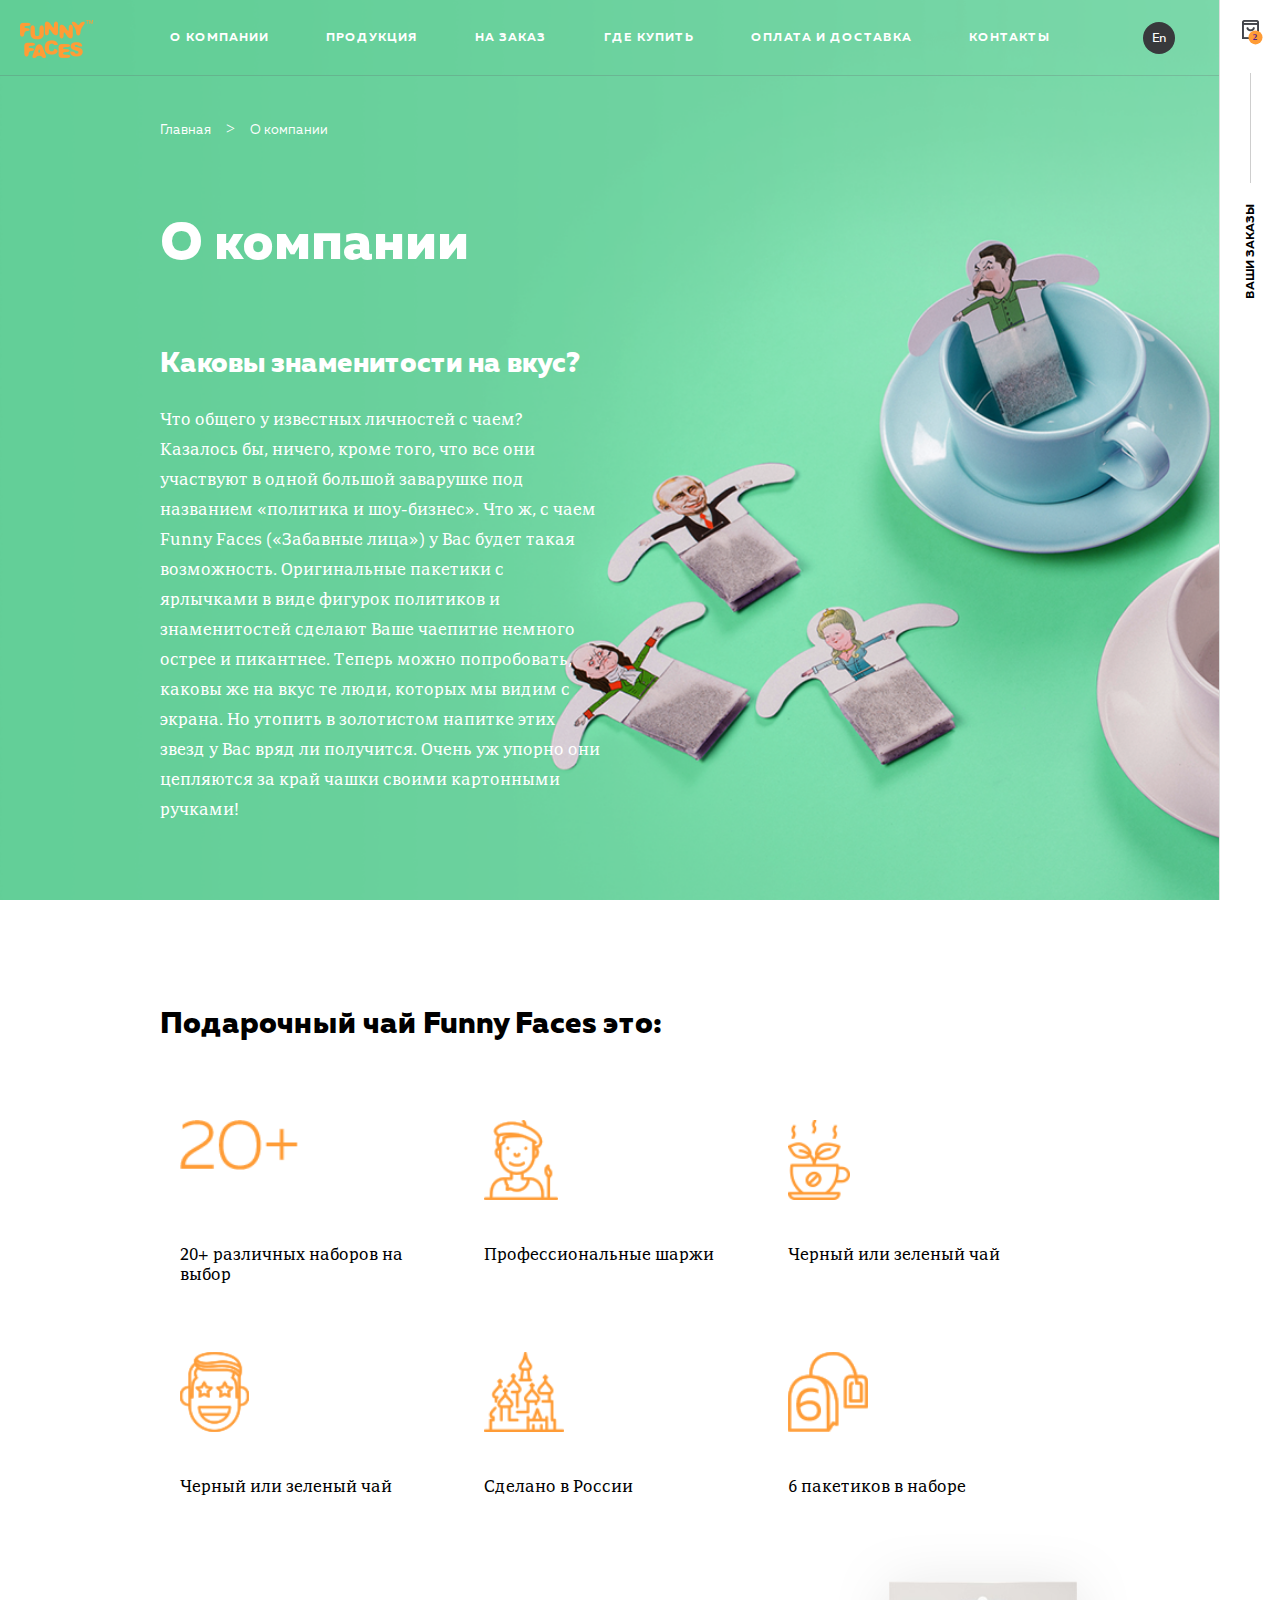
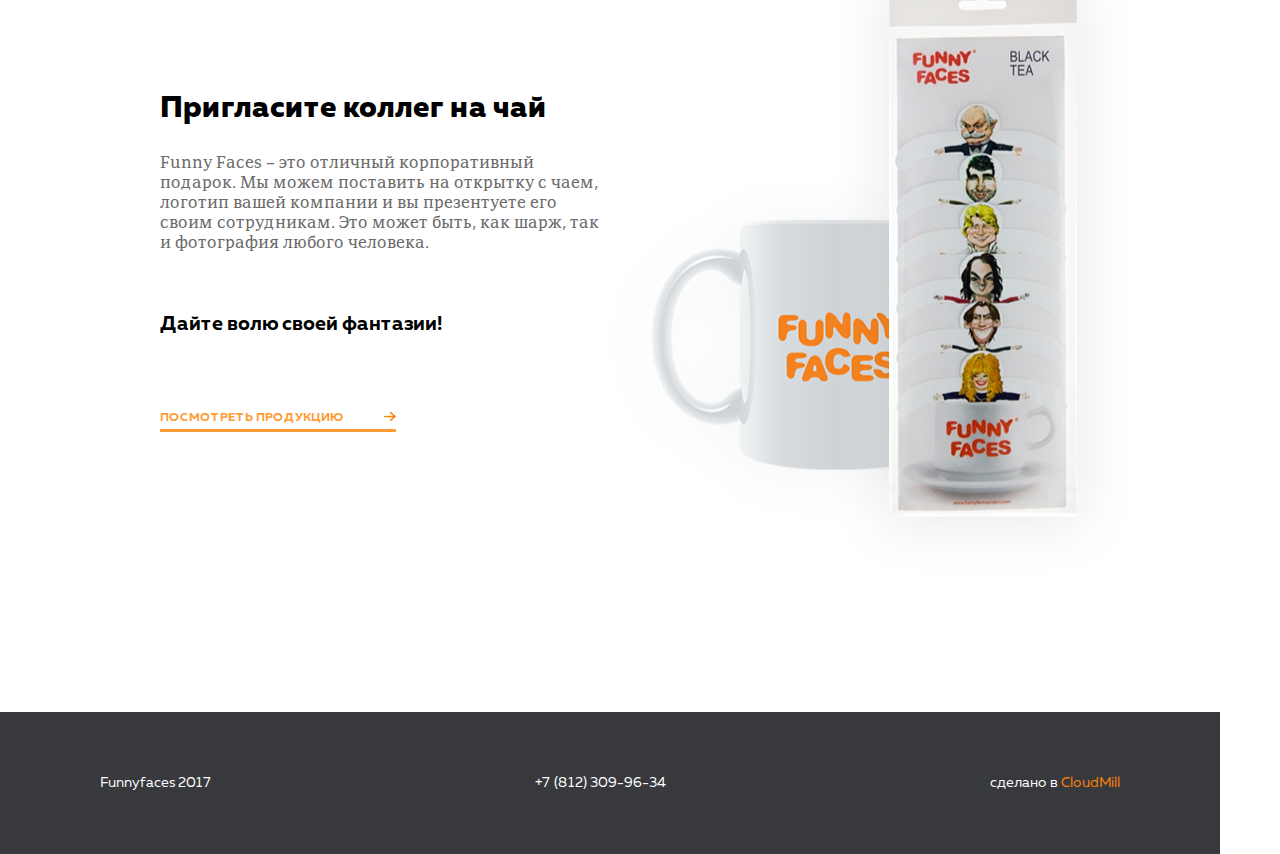
<file: about_us.html>
<!DOCTYPE html>
<html lang="ru">

<head>
    <meta charset="UTF-8">
    <meta name="viewport" content="width=device-width, initial-scale=1.0">
    <meta http-equiv="X-UA-Compatible" content="ie=edge">
    <title>О компании</title>
    <link rel="stylesheet" href="slick/slick.css">
    <link rel="stylesheet" href="slick/slick-theme.css">
    <link rel="stylesheet" href="css/style.css">
    <link rel="stylesheet" href="css/media.css">
</head>

<body>
    <div class="wrapper">
        <div class="header green">
            <a href="index.html" class="logo"><img src="img/logo.png" alt=""></a>
            <ul class="menu"><div class="menu_close">+</div>
                <li><a href="about_us.html">О компании</a></li>
                <li><a href="production.html">Продукция</a></li>
                <li><a href="make_to_order.html">На заказ</a></li>
                <li><a href="where_buy.html">Где купить</a></li>
                <li><a href="payment.html">Оплата и доставка</a></li>
                <li><a href="contacts.html">Контакты</a></li>
            </ul>
            <a href="" class="lang">En</a><div class="burger_menu"></div>
            <div class="cart mini">
                <a class="bag popup_open" href="">
                    <div class="id_hide">.sidebar_order</div>
                    <img src="img/bag.png" alt="">
                    <span>2</span>
                </a> 
            </div>
        </div>
        <div class="about">
            <img src="img/about_us_bg.png" alt="" class="bg">
            <ul class="breadcrumbs">
                <li><a href="">Главная</a></li>
                <li><a href="about_us.html">О компании</a></li>
            </ul>
            <div class="content">
                <h1>О компании</h1>
                <h3>Каковы знаменитости на вкус?</h3>
                <p>Что общего у известных личностей с чаем? Казалось бы, ничего, кроме того, что все они участвуют 
                        в одной большой  заварушке под названием «политика и шоу-бизнес». Что ж, с чаем Funny Faces («Забавные лица») у Вас будет такая возможность. Оригинальные пакетики с ярлычками в виде фигурок политиков и знаменитостей сделают Ваше чаепитие немного острее и пикантнее. Теперь можно попробовать, каковы же на вкус те люди, которых мы видим с экрана. Но утопить в золотистом напитке этих звезд у Вас вряд ли получится. Очень уж упорно они цепляются за край чашки своими
                        картонными ручками!
                        </p>
            </div>
        </div>
        <div class="prizes_tea">
            <div class="content">
                <h3>Подарочный чай Funny Faces это:</h3>
                <div class="items">
                    <div class="item">
                        <img class="min" src="img/item_au_1.png" alt="">
                        <p>20+ различных наборов на выбор</p>
                    </div>
                    <div class="item">
                        <img src="img/item_au_2.png" alt="">
                        <p>Профессиональные шаржи </p>
                    </div>
                    <div class="item">
                        <img src="img/item_au_3.png" alt="">
                        <p>Черный или зеленый чай</p>
                    </div>
                    <div class="item">
                        <img src="img/item_au_4.png" alt="">
                        <p>Черный или зеленый чай</p>
                    </div>
                    <div class="item">
                        <img src="img/item_au_5.png" alt="">
                        <p>Сделано в России</p>
                    </div>
                    <div class="item">
                        <img src="img/item_au_6.png" alt="">
                        <p>6 пакетиков в наборе</p>
                    </div>
                </div>
                <div class="left">
                    <img src="img/tea.png" alt="">
                    <h3>Пригласите коллег на чай</h3>
                    <p>Funny Faces – это отличный корпоративный подарок. 
                            Мы можем поставить на открытку с чаем, логотип вашей компании и вы презентуете его своим сотрудникам. 
                            Это может быть, как шарж, так и фотография любого человека. </p>
                    <p class="bold">Дайте волю своей фантазии!</p>
                    <a class="orange link" href="">посмотреть продукцию</a>
                </div>
            </div>
        </div>
        <div class="popup_shadow hide">
            <div class="sidebar_order hide">
                <div class="row"><h2>Ваш заказ</h2><h2 class="popup_close">+</h2></div>
                <div class="row">
                    <img class="product" src="img/order.png" alt="">
                    <div class="col">
                        <p>Корпоративный набор 
                                «Матрешки»</p>
                        <div class="inline">
                            <div class="block">
                                <div class="str"><p>-</p></div>
                                <div class="value">0</div>
                                <div class="str"><p>+</p></div>
                            </div>
                            <div class="value">
                                <p>3 760 Р</p>
                                <a href="" class="delete"><div class="trash"><img  src="img/trash.png" alt=""></div></a>
                            </div>
                        </div>
                    </div>
                </div>
                <div class="row">
                    <img class="product" src="img/order.png" alt="">
                    <div class="col">
                        <p>Корпоративный набор 
                                «Матрешки»</p>
                        <div class="inline">
                            <div class="block">
                                <div class="str"><p>-</p></div>
                                <div class="value">0</div>
                                <div class="str"><p>+</p></div>
                            </div>
                            <div class="value">
                                <p>3 760 Р</p>
                                <a href="" class="delete"><div class="trash"><img  src="img/trash.png" alt=""></div></a>
                            </div>
                        </div>
                    </div>
                </div>
                <div class="block_gray">
                    <div class="col">
                        <p class="small">3 товара на сумму</p>
                        <p>5 600 <span>Р</span></p>
                    </div>
                    <div class="col">
                        <a class="orange_button" href="">
                            Заказать
                        </a>
                        <a href="" class="dell">Очистить корзину<div class="trash"><img  src="img/trash.png" alt=""></div></a>
                    </div>
                </div>
            </div>
        </div>
        <footer class="footer">
            <p>Funnyfaces 2017</p>
            <p>+7 (812) 309-96-34</p>
            <p>сделано в <span>CloudMill</span></p>
        </footer>
    </div>
    <div class="sidebar">
        <a class="bag popup_open" href="">
            <div class="id_hide">.sidebar_order</div>
            <img src="img/bag.png" alt="">
            <span>2</span>
        </a>               
        <div class="line"></div>
        <p >Ваши заказы</p>
    </div>
</body>
<script src="js/jquery-3.3.1.js"></script>
<script src="slick/slick.min.js"></script>
<script src="https://api-maps.yandex.ru/2.1/?lang=ru_RU&amp;apikey=a04eb654-97d8-49f5-bc36-c82b60a4d4e7" type="text/javascript"></script>
<script src="js/script.js"></script>

</html>
</file>
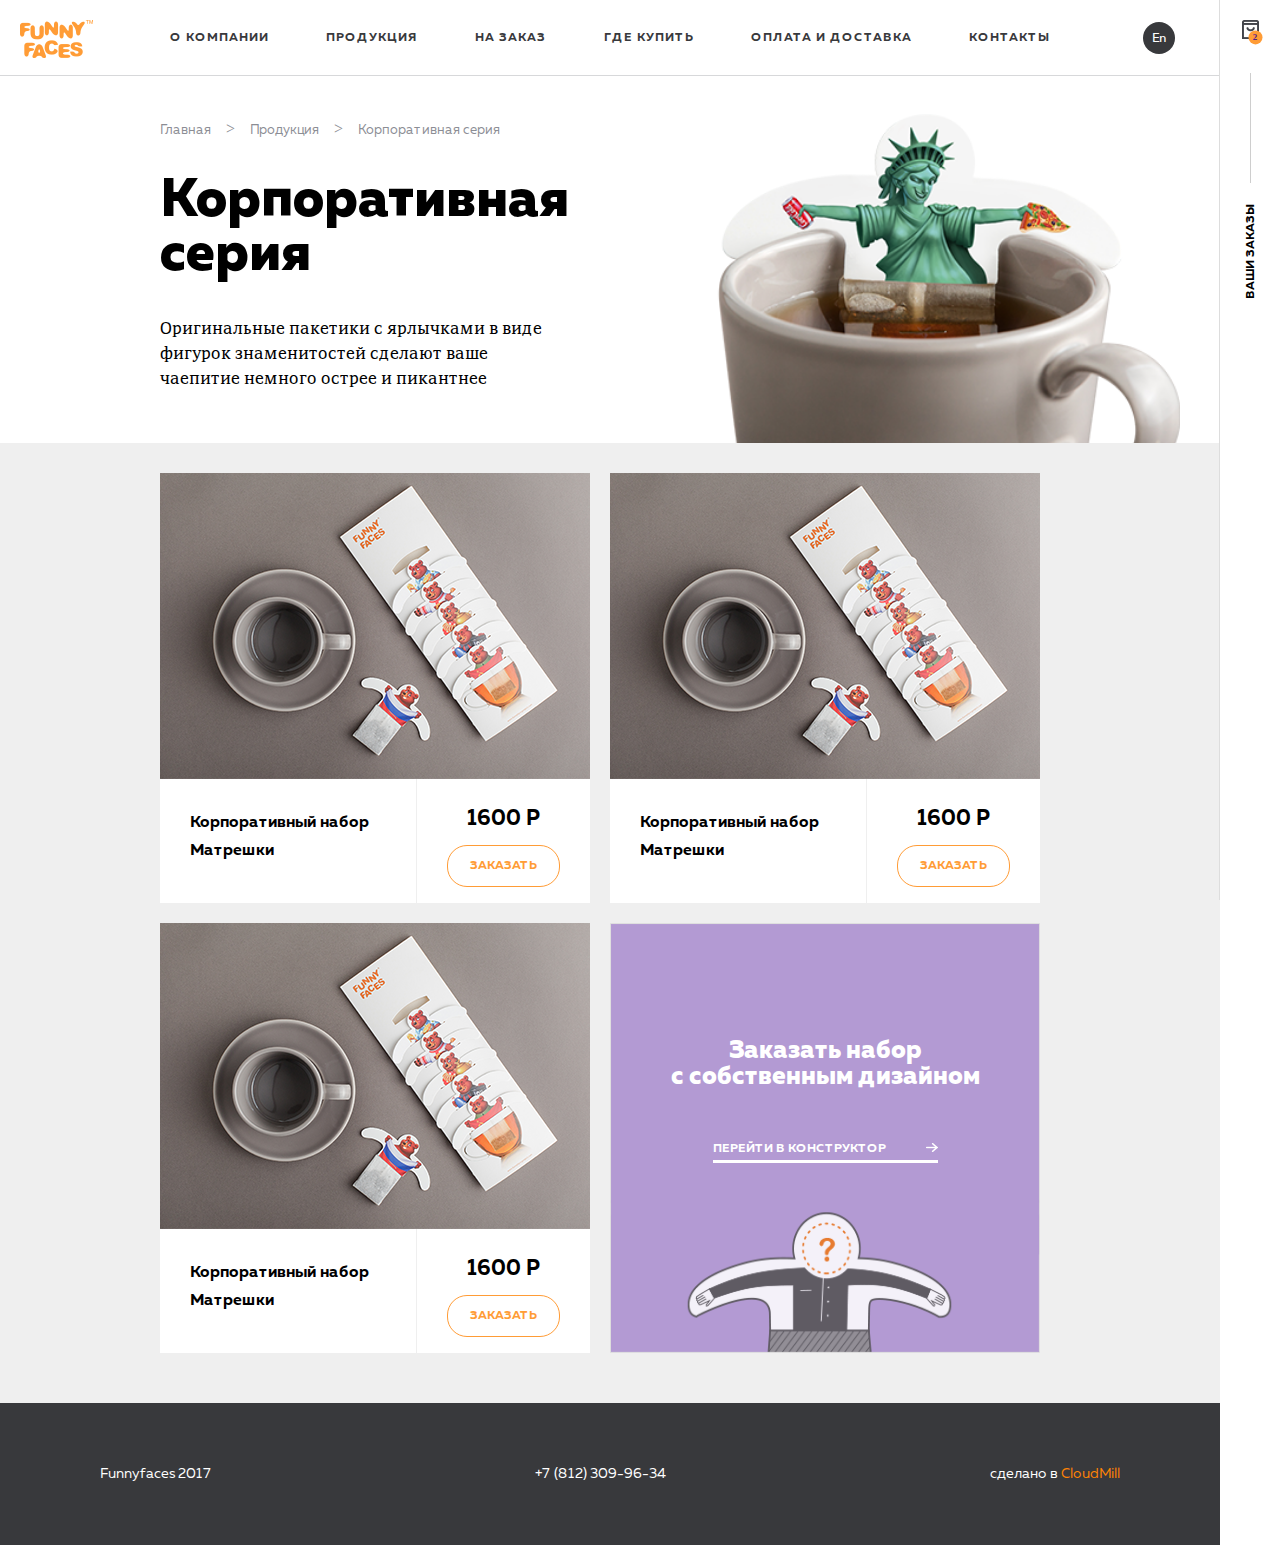
<file: collection.html>
<!DOCTYPE html>
<html lang="ru">

<head>
    <meta charset="UTF-8">
    <meta name="viewport" content="width=device-width, initial-scale=1.0">
    <meta http-equiv="X-UA-Compatible" content="ie=edge">
    <title>Коллекция</title>
    <link rel="stylesheet" href="slick/slick.css">
    <link rel="stylesheet" href="slick/slick-theme.css">
    <link rel="stylesheet" href="css/style.css">
    <link rel="stylesheet" href="css/media.css">
</head>

<body>
    <div class="wrapper">
        <div class="header black">
            <a href="index.html" class="logo"><img src="img/logo.png" alt=""></a>
            <ul class="menu"><div class="menu_close">+</div>
                <li><a href="about_us.html">О компании</a></li>
                <li><a href="production.html">Продукция</a></li>
                <li><a href="make_to_order.html">На заказ</a></li>
                <li><a href="where_buy.html">Где купить</a></li>
                <li><a href="payment.html">Оплата и доставка</a></li>
                <li><a href="contacts.html">Контакты</a></li>
            </ul>
            <a href="" class="lang">En</a><div class="burger_menu"></div>
            <div class="cart mini">
                <a class="bag popup_open" href="">
                    <div class="id_hide">.sidebar_order</div>
                    <img src="img/bag.png" alt="">
                    <span>2</span>
                </a> 
            </div>
        </div>
        <ul class="breadcrumbs gray">
                <li><a href="">Главная</a></li>
                <li><a href="production.html">Продукция</a></li>
                <li><a href="">Корпоративная серия</a></li>
            </ul>
        <div class="collection">
            <div class="title">
                <div class="content">
                    <h1>Корпоративная<br> серия</h1>
                    <p>Оригинальные пакетики с ярлычками в виде 
                            фигурок знаменитостей сделают ваше чаепитие 
                            немного острее и пикантнее
                            </p>
                    <img src="img/product_3.png" alt="">
                </div>
            </div>
            <div class="items">
                <div class="content">
                    <div class="item">
                        <div class="zoom"><img src="img/zoom_white.png" alt=""></div>
                        <div class="images">
                                <img src="img/collection_1.png" alt="">
                                <img src="img/collection_1.png" alt="">
                        </div>
                        <img src="img/collection_1.png" alt="">
                        <div class="row">
                            <div class="col"><p>Корпоративный набор 
                                    Матрешки</p></div>
                            <div class="col"><p>1600 Р</p><a href="">Заказать</a></div>
                        </div>
                    </div>
                    <div class="item">
                        <div class="zoom"><img src="img/zoom_white.png" alt=""></div>
                        <div class="images">
                                <img src="img/collection_1.png" alt="">
                                <img src="img/collection_1.png" alt="">
                        </div>
                        <img src="img/collection_1.png" alt="">
                        <div class="row">
                            <div class="col"><p>Корпоративный набор 
                                    Матрешки</p></div>
                            <div class="col"><p>1600 Р</p><a href="">Заказать</a></div>
                        </div>
                    </div>
                    <div class="item">
                        <div class="zoom"><img src="img/zoom_white.png" alt=""></div>
                        <div class="images">
                                <img src="img/collection_1.png" alt="">
                                <img src="img/collection_1.png" alt="">
                        </div>
                        <img src="img/collection_1.png" alt="">
                        
                        <div class="row">
                            <div class="col"><p>Корпоративный набор 
                                    Матрешки</p></div>
                            <div class="col"><p>1600 Р</p><a href="">Заказать</a></div>
                        </div>
                    </div>
                    <div class="item other">
                        <img src="img/other.png" alt="">
                        <p>Заказать набор <br>
                                с собственным дизайном</p>
                        <a href="" class="link">перейти в конструктор</a>
                    </div>
                </div>
            </div>
        </div>
        <div class="popup_shadow hide">
            <div class="sidebar_order hide">
                <div class="row"><h2>Ваш заказ</h2><h2 class="popup_close">+</h2></div>
                <div class="row">
                    <img class="product" src="img/order.png" alt="">
                    <div class="col">
                        <p>Корпоративный набор 
                                «Матрешки»</p>
                        <div class="inline">
                            <div class="block">
                                <div class="str"><p>-</p></div>
                                <div class="value">0</div>
                                <div class="str"><p>+</p></div>
                            </div>
                            <div class="value">
                                <p>3 760 Р</p>
                                <a href="" class="delete"><div class="trash"><img  src="img/trash.png" alt=""></div></a>
                            </div>
                        </div>
                    </div>
                </div>
                <div class="row">
                    <img class="product" src="img/order.png" alt="">
                    <div class="col">
                        <p>Корпоративный набор 
                                «Матрешки»</p>
                        <div class="inline">
                            <div class="block">
                                <div class="str"><p>-</p></div>
                                <div class="value">0</div>
                                <div class="str"><p>+</p></div>
                            </div>
                            <div class="value">
                                <p>3 760 Р</p>
                                <a href="" class="delete"><div class="trash"><img  src="img/trash.png" alt=""></div></a>
                            </div>
                        </div>
                    </div>
                </div>
                <div class="block_gray">
                    <div class="col">
                        <p class="small">3 товара на сумму</p>
                        <p>5 600 <span>Р</span></p>
                    </div>
                    <div class="col">
                        <a class="orange_button" href="">
                            Заказать
                        </a>
                        <a href="" class="dell">Очистить корзину<div class="trash"><img  src="img/trash.png" alt=""></div></a>
                    </div>
                </div>
            </div>
            <div class="photo_detail hide">
                <div class="popup_close">+</div>
                <div class="container">

                </div>
            </div>
        </div>
        <footer class="footer">
            <p>Funnyfaces 2017</p>
            <p>+7 (812) 309-96-34</p>
            <p>сделано в <span>CloudMill</span></p>
        </footer>
    </div>
    <div class="sidebar">
        <a class="bag popup_open" href="">
            <div class="id_hide">.sidebar_order</div>
            <img src="img/bag.png" alt="">
            <span>2</span>
        </a>               
        <div class="line"></div>
        <p >Ваши заказы</p>
    </div>
    
</body>
<script src="js/jquery-3.3.1.js"></script>
<script src="slick/slick.min.js"></script>
<script src="js/script.js"></script>
</html>
</file>
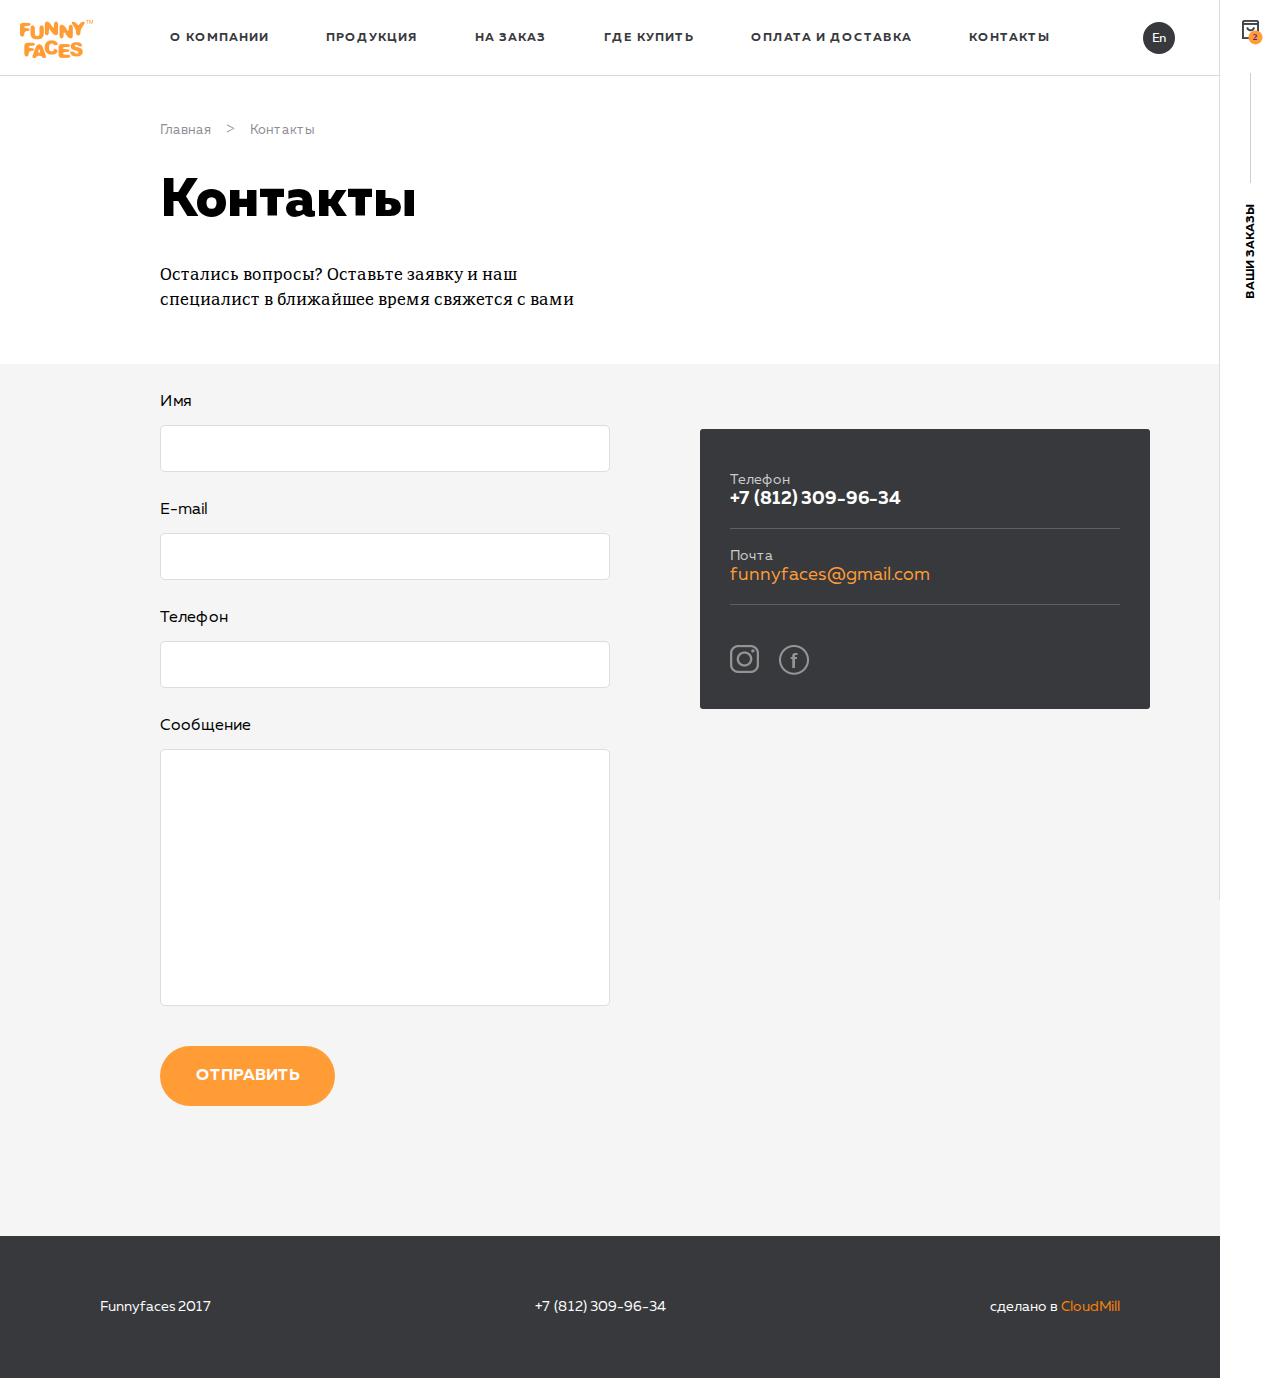
<file: contacts.html>
<!DOCTYPE html>
<html lang="ru">

<head>
    <meta charset="UTF-8">
    <meta name="viewport" content="width=device-width, initial-scale=1.0">
    <meta http-equiv="X-UA-Compatible" content="ie=edge">
    <title>Контакты</title>
    <link rel="stylesheet" href="slick/slick.css">
    <link rel="stylesheet" href="slick/slick-theme.css">
    <link rel="stylesheet" href="css/style.css">
    <link rel="stylesheet" href="css/media.css">
</head>

<body>
    <div class="wrapper">
        <div class="header black">
            <a href="index.html" class="logo"><img src="img/logo.png" alt=""></a>
            <ul class="menu"><div class="menu_close">+</div>
                <li><a href="about_us.html">О компании</a></li>
                <li><a href="production.html">Продукция</a></li>
                <li><a href="make_to_order.html">На заказ</a></li>
                <li><a href="where_buy.html">Где купить</a></li>
                <li><a href="payment.html">Оплата и доставка</a></li>
                <li><a href="contacts.html">Контакты</a></li>
            </ul>
            <a href="" class="lang">En</a><div class="burger_menu"></div>
            <div class="cart mini">
                <a class="bag popup_open" href="">
                    <div class="id_hide">.sidebar_order</div>
                    <img src="img/bag.png" alt="">
                    <span>2</span>
                </a> 
            </div>
        </div>
        <ul class="breadcrumbs gray">
                <li><a href="">Главная</a></li>
                <li><a href="contacts.html">Контакты</a></li>
            </ul>
        <div class="contacts">
            <div class="title">
                <div class="content">
                    <h1>Контакты</h1>
                    <p>Остались вопросы? Оставьте заявку и наш специалист в ближайшее время свяжется с вами
                            </p>
                </div>
            </div>
            <div class="conection">
                <div class="content">
                    <div class="row">
                        <div class="col">
                            <form action="">
                                <label for="name">Имя</label>
                                <input id="name" type="text">
                                <label for="mail">E-mail</label>
                                <input id="mail" type="text">
                                <label for="phone">Телефон</label>
                                <input id="phone" type="text">
                                <label for="mess">Сообщение</label>
                                <input id="mess" type="text">
                                <button type="submit" class="orange_button">Отправить</button>
                            </form>
                        </div>
                        <div class="col">
                            <div class="block">
                                <p>Телефон</p>
                                <a href="" class="phone"> +7 (812) 309-96-34</a>
                                <p>Почта</p>
                                <a href="" class="mail">funnyfaces@gmail.com</a>
                                <div class="row"><a href=""><img src="img/vk.png" alt=""></a><a href=""><img src="img/fb.png" alt=""></a></div>
                            </div>
                        </div>
                    </div>
                </div>
            </div>
        </div>
        <div class="popup_shadow hide">
            <div class="sidebar_order hide">
                <div class="row"><h2>Ваш заказ</h2><h2 class="popup_close">+</h2></div>
                <div class="row">
                    <img class="product" src="img/order.png" alt="">
                    <div class="col">
                        <p>Корпоративный набор 
                                «Матрешки»</p>
                        <div class="inline">
                            <div class="block">
                                <div class="str"><p>-</p></div>
                                <div class="value">0</div>
                                <div class="str"><p>+</p></div>
                            </div>
                            <div class="value">
                                <p>3 760 Р</p>
                                <a href="" class="delete"><div class="trash"><img  src="img/trash.png" alt=""></div></a>
                            </div>
                        </div>
                    </div>
                </div>
                <div class="row">
                    <img class="product" src="img/order.png" alt="">
                    <div class="col">
                        <p>Корпоративный набор 
                                «Матрешки»</p>
                        <div class="inline">
                            <div class="block">
                                <div class="str"><p>-</p></div>
                                <div class="value">0</div>
                                <div class="str"><p>+</p></div>
                            </div>
                            <div class="value">
                                <p>3 760 Р</p>
                                <a href="" class="delete"><div class="trash"><img  src="img/trash.png" alt=""></div></a>
                            </div>
                        </div>
                    </div>
                </div>
                <div class="block_gray">
                    <div class="col">
                        <p class="small">3 товара на сумму</p>
                        <p>5 600 <span>Р</span></p>
                    </div>
                    <div class="col">
                        <a class="orange_button" href="">
                            Заказать
                        </a>
                        <a href="" class="dell">Очистить корзину<div class="trash"><img  src="img/trash.png" alt=""></div></a>
                    </div>
                </div>
            </div>
        </div>
        <footer class="footer">
            <p>Funnyfaces 2017</p>
            <p>+7 (812) 309-96-34</p>
            <p>сделано в <span>CloudMill</span></p>
        </footer>
    </div>
    <div class="sidebar">
        <a class="bag popup_open" href="">
            <div class="id_hide">.sidebar_order</div>
            <img src="img/bag.png" alt="">
            <span>2</span>
        </a>               
        <div class="line"></div>
        <p >Ваши заказы</p>
    </div>
</body>
<script src="js/jquery-3.3.1.js"></script>
<script src="slick/slick.min.js"></script>
<script src="js/script.js"></script>
</html>
</file>
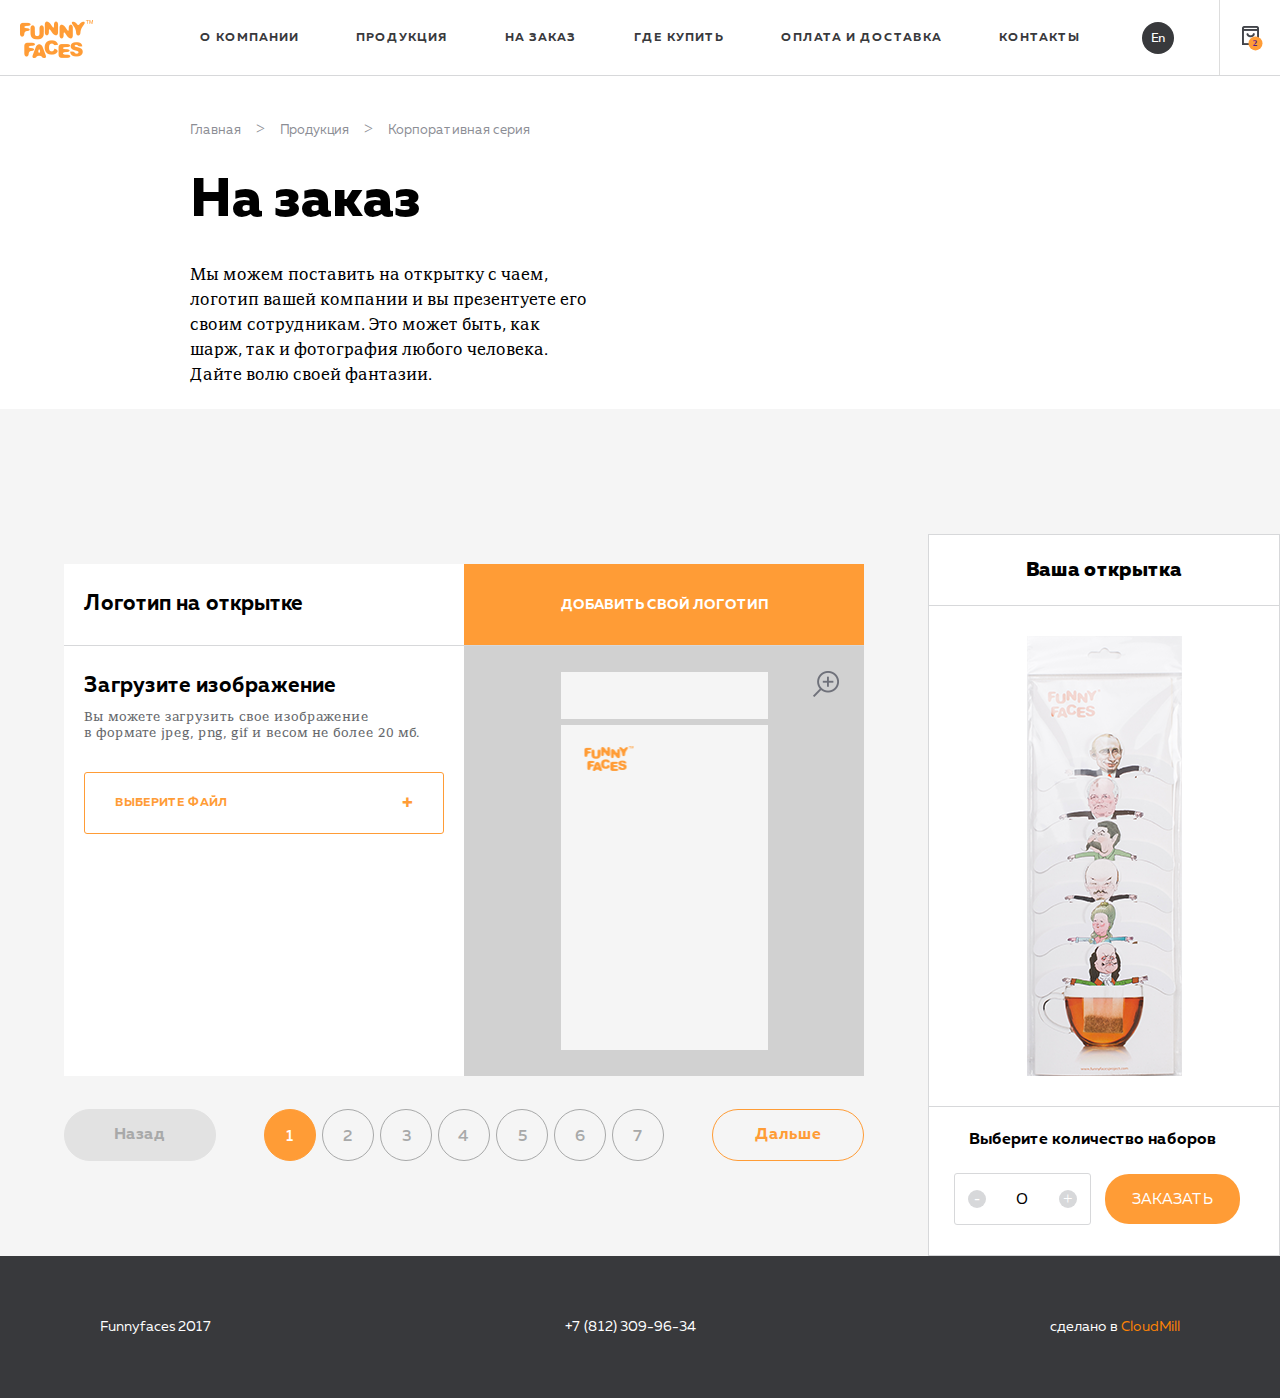
<file: make_to_order.html>
<!DOCTYPE html>
<html lang="ru">

<head>
    <meta charset="UTF-8">
    <meta name="viewport" content="width=device-width, initial-scale=1.0">
    <meta http-equiv="X-UA-Compatible" content="ie=edge">
    <title>На заказ</title>
    <link rel="stylesheet" href="slick/slick.css">
    <link rel="stylesheet" href="slick/slick-theme.css">
    <link rel="stylesheet" href="css/style.css">
    <link rel="stylesheet" href="css/media.css">
</head>

<body>
    <div class="wrapper">
        <div class="header black">
            <a href="index.html" class="logo"><img src="img/logo.png" alt=""></a>
            <ul class="menu"><div class="menu_close">+</div>
                <li><a href="about_us.html">О компании</a></li>
                <li><a href="production.html">Продукция</a></li>
                <li><a href="make_to_order.html">На заказ</a></li>
                <li><a href="where_buy.html">Где купить</a></li>
                <li><a href="payment.html">Оплата и доставка</a></li>
                <li><a href="contacts.html">Контакты</a></li>
            </ul>
            <a href="" class="lang">En</a><div class="burger_menu"></div>
            <div class="cart show">
                <a class="bag popup_open" href="">
                    <div class="id_hide">.sidebar_order</div>
                    <img src="img/bag.png" alt="">
                    <span>2</span>
                </a> 
            </div>
        </div>
        
        <ul class="breadcrumbs gray">
            <li><a href="">Главная</a></li>
            <li><a href="production.html">Продукция</a></li>
            <li><a href="">Корпоративная серия</a></li>
        </ul>
        <div class="make_to_order">
            <div class="title">
                <div class="content">
                    <h1>На заказ</h1>
                    <p>Мы можем поставить на открытку 
                            с чаем, логотип вашей компании и вы презентуете его своим сотрудникам. 
                            Это может быть, как шарж, так 
                            и фотография любого человека. Дайте волю своей фантазии.
                            </p>
                </div>
            </div>
            <div class="make_postc">
                <div class="make">
                    <div class="pictures block ">
                        <h3>Изображения на пакетиках</h3>
                        <div class="row">
                            <div class="col">
                                <h3>Загрузите изображение</h3>
                                <p>Вы можете загрузить свое изображение <br>
                                        в формате jpeg, png, gif</p>
                                <a class="" href="">выберите файл <span>+</span></a>
                            </div>
                            <div class="col">
                                <p  class="question">?</p>
                                <img class="face" src="img/face.png" alt="">
                                <img class="zoom" src="img/zoom.png" alt="">
                                <img src="img/postcard.png" alt="">
                            </div>
                        </div>
                    </div>
                    <div class="logo_on_postcard block active">
                        <div class="title"><h3>Логотип на открытке</h3><a class="" href="">Без своего логотипа <span>+</span></a><a href="" class="add ">Добавить свой логотип</a></div>
                        <div class="row">
                            <div class="col">
                                
                                <h3>Загрузите изображение</h3>
                                <p>Вы можете загрузить свое изображение <br>
                                        в формате jpeg, png, gif и весом не более 20 мб.</p>
                                <a class="" href="">выберите файл <span>+</span></a>
                            </div>
                            <div class="col">
                                <p class="question disabled">?</p>
                                <img class="face" src="img/logo_postcard.png" alt="">
                                <img class="zoom" src="img/zoom.png" alt="">
                                <img src="img/logo_on_postcard.png" alt="">
                            </div>
                        </div>
                    </div>
                    <div class="navigation">
                        <a href="" class="prew disabled">Назад</a>
                        <ul>
                            <li class="active"><a href="">1</a></li>
                            <li><a href="">2</a></li>
                            <li><a href="">3</a></li>
                            <li><a href="">4</a></li>
                            <li><a href="">5</a></li>
                            <li><a href="">6</a></li>
                            <li><a href="">7</a></li>   
                        </ul>
                        <a href="" class="next">Дальше</a>
                    </div>

                </div>
                <div class="postcard">
                    <h3>Ваша открытка</h3>
                    <img src="img/postcard_2.png" alt="">
                    <h4>Выберите количество наборов</h4>
                    <div class="row">
                        <div class="col"><div class="block">
                            <div class="str"><p>-</p></div>
                            <div class="value">0</div>
                            <div class="str"><p>+</p></div>
                        </div></div>
                        <div class="col"><a href="" class="orange_button">Заказать</a></div>
                    </div>
                </div>
            </div>
        </div>
        <div class="popup_shadow hide">
            <div class="sidebar_order hide">
                <div class="row"><h2>Ваш заказ</h2><h2 class="popup_close">+</h2></div>
                <div class="row">
                    <img class="product" src="img/order.png" alt="">
                    <div class="col">
                        <p>Корпоративный набор 
                                «Матрешки»</p>
                        <div class="inline">
                            <div class="block">
                                <div class="str"><p>-</p></div>
                                <div class="value">0</div>
                                <div class="str"><p>+</p></div>
                            </div>
                            <div class="value">
                                <p>3 760 Р</p>
                                <a href="" class="delete"><div class="trash"><img  src="img/trash.png" alt=""></div></a>
                            </div>
                        </div>
                    </div>
                </div>
                <div class="row">
                    <img class="product" src="img/order.png" alt="">
                    <div class="col">
                        <p>Корпоративный набор 
                                «Матрешки»</p>
                        <div class="inline">
                            <div class="block">
                                <div class="str"><p>-</p></div>
                                <div class="value">0</div>
                                <div class="str"><p>+</p></div>
                            </div>
                            <div class="value">
                                <p>3 760 Р</p>
                                <a href="" class="delete"><div class="trash"><img  src="img/trash.png" alt=""></div></a>
                            </div>
                        </div>
                    </div>
                </div>
                <div class="block_gray">
                    <div class="col">
                        <p class="small">3 товара на сумму</p>
                        <p>5 600 <span>Р</span></p>
                    </div>
                    <div class="col">
                        <a class="orange_button" href="">
                            Заказать
                        </a>
                        <a href="" class="dell">Очистить корзину<div class="trash"><img  src="img/trash.png" alt=""></div></a>
                    </div>
                </div>
            </div>
        </div>
        <footer class="footer">
                <p>Funnyfaces 2017</p>
                <p>+7 (812) 309-96-34</p>
                <p>сделано в <span>CloudMill</span></p>
            </footer>
    </div>
</body>
<script src="js/jquery-3.3.1.js"></script>
<script src="slick/slick.min.js"></script>
<script src="js/script.js"></script>

</html>
</file>
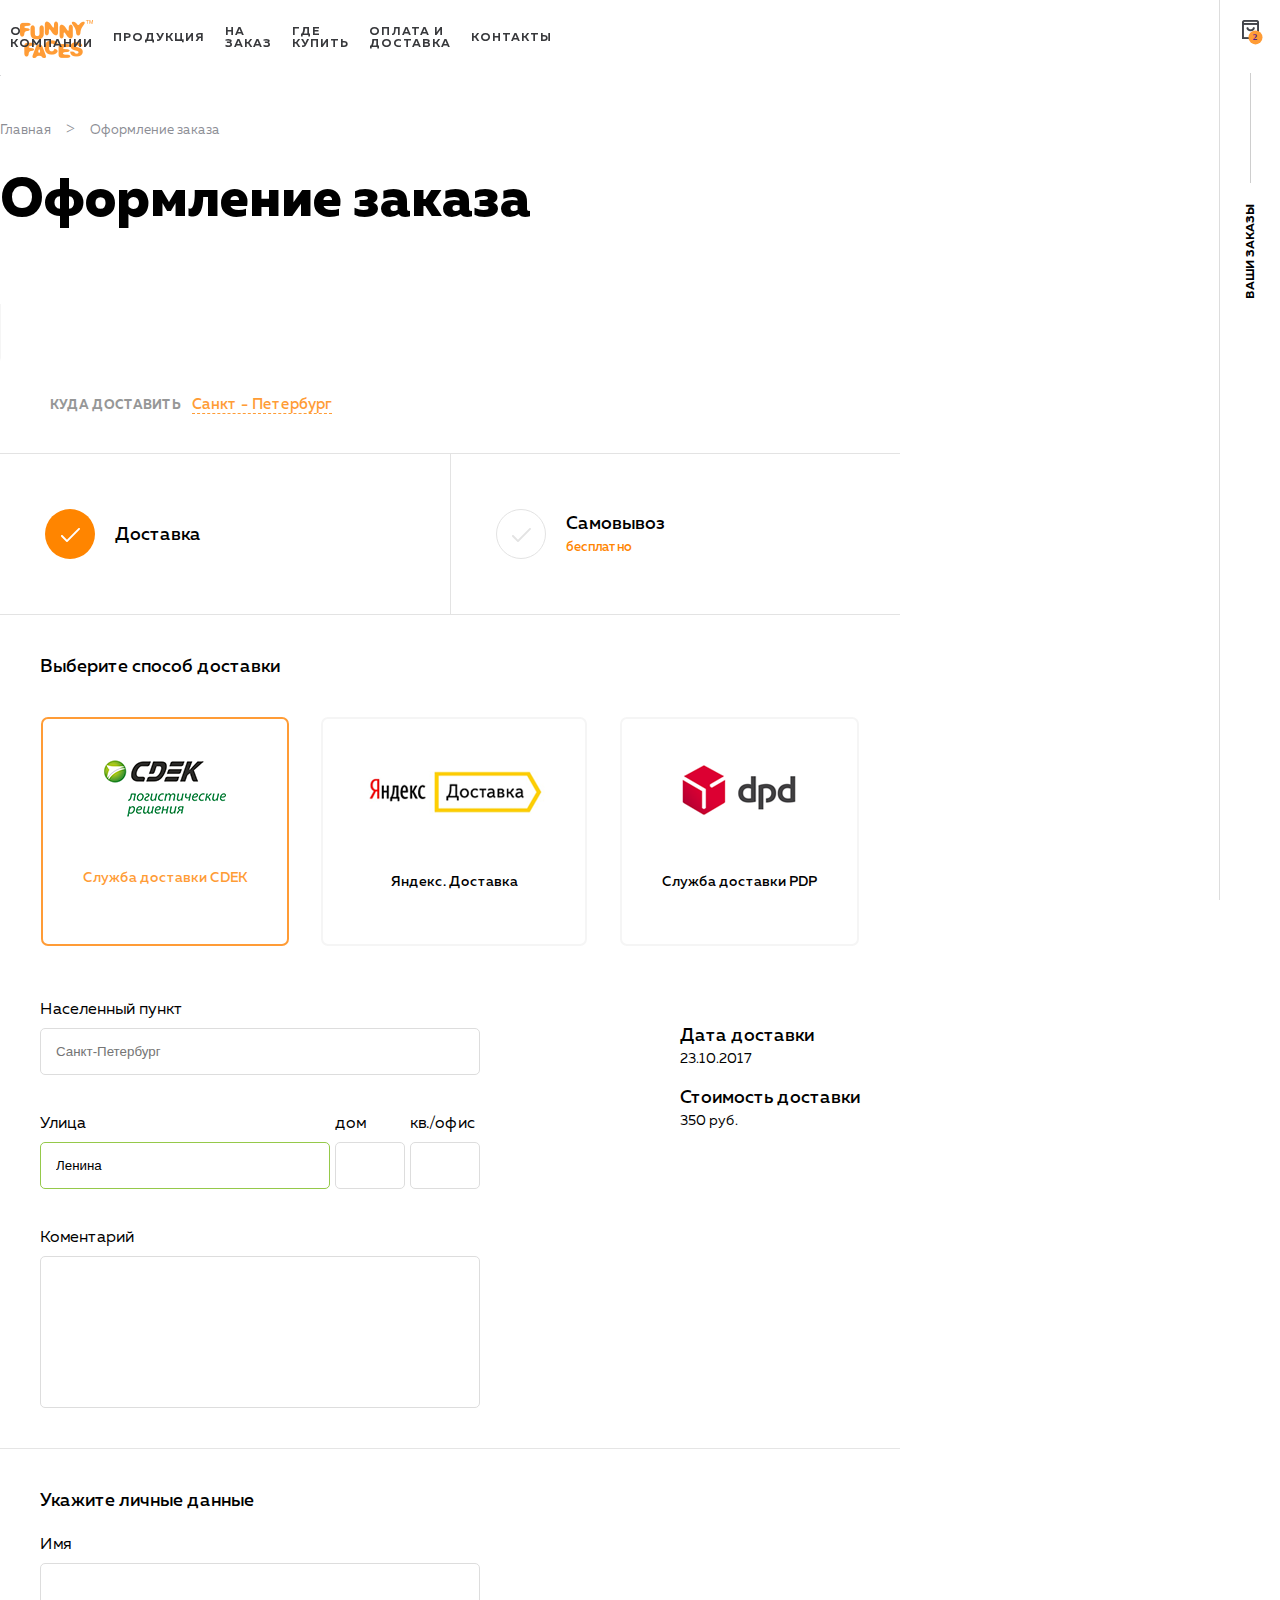
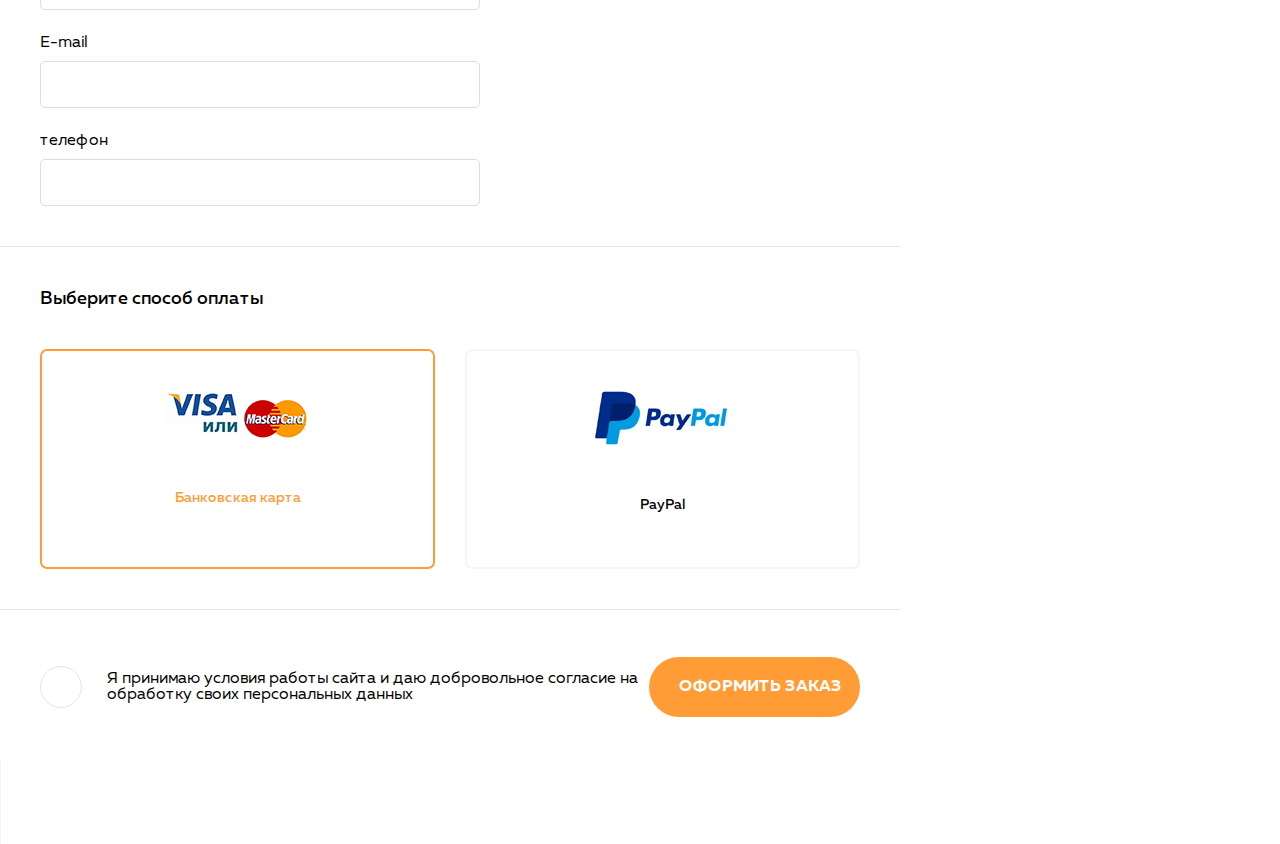
<file: order_registration.html>
<!DOCTYPE html>
<html lang="ru">

<head>
    <meta charset="UTF-8">
    <meta name="viewport" content="width=device-width, initial-scale=1.0">
    <meta http-equiv="X-UA-Compatible" content="ie=edge">
    <title>Оформление заказа</title>
    <link rel="stylesheet" href="slick/slick.css">
    <link rel="stylesheet" href="slick/slick-theme.css">
    <link rel="stylesheet" href="css/style.css">
    <link rel="stylesheet" href="css/media.css">
</head>

<body>
    <div class="wrapper">
        <div class="header black">
            <a href="index.html" class="logo"><img src="img/logo.png" alt=""></a>
            <ul class="menu"><div class="menu_close">+</div>
                <li><a href="about_us.html">О компании</a></li>
                <li><a href="production.html">Продукция</a></li>
                <li><a href="make_to_order.html">На заказ</a></li>
                <li><a href="where_buy.html">Где купить</a></li>
                <li><a href="payment.html">Оплата и доставка</a></li>
                <li><a href="contacts.html">Контакты</a></li>
            </ul>
            <a href="" class="lang">En</a><div class="burger_menu"></div>
            <div class="cart mini">
                <a class="bag popup_open" href="">
                    <div class="id_hide">.sidebar_order</div>
                    <img src="img/bag.png" alt="">
                    <span>2</span>
                </a> 
            </div>
        </div>
        <ul class="breadcrumbs gray">
                <li><a href="">Главная</a></li>
                <li><a href="">Оформление заказа</a></li>
        </ul>
        <div class="order_reg">
            <div class="title">
                <div class="content">
                    <h1>Оформление заказа</h1>
                </div>
            </div>
            <div class="content">
                <p class="location">КУДА ДОСТАВИТЬ <a href="">Санкт - Петербург</a></p>
                <ul class="divivery_type">
                    <li class="active">
                        <div class="check">
                            <svg 
                            xmlns="http://www.w3.org/2000/svg"
                            xmlns:xlink="http://www.w3.org/1999/xlink"
                            width="20px" height="15px">
                            <path fill-rule="evenodd"  fill="rgb(255, 255, 255)"
                            d="M19.721,1.259 C19.350,0.886 18.748,0.886 18.376,1.259 L6.982,12.695 L2.602,8.299 C2.231,7.926 1.629,7.927 1.257,8.299 C0.886,8.672 0.886,9.276 1.257,9.649 L6.309,14.720 C6.681,15.093 7.283,15.093 7.654,14.720 L19.721,2.609 C20.093,2.236 20.093,1.631 19.721,1.259 Z"/>
                            </svg>
                        </div> 
                        <p>Доставка</p>
                    </li>
                    <li class="">
                            <div class="check">
                                    <svg 
                                    xmlns="http://www.w3.org/2000/svg"
                                    xmlns:xlink="http://www.w3.org/1999/xlink"
                                    width="20px" height="15px">
                                    <path fill-rule="evenodd"  fill="rgb(255, 255, 255)"
                                    d="M19.721,1.259 C19.350,0.886 18.748,0.886 18.376,1.259 L6.982,12.695 L2.602,8.299 C2.231,7.926 1.629,7.927 1.257,8.299 C0.886,8.672 0.886,9.276 1.257,9.649 L6.309,14.720 C6.681,15.093 7.283,15.093 7.654,14.720 L19.721,2.609 C20.093,2.236 20.093,1.631 19.721,1.259 Z"/>
                                    </svg>
                            </div>
                            <p>Cамовывоз <br><span>бесплатно</span></p>
                    </li>
                </ul>
                <div class="deliv active">
                    <h3>Выберите способ доставки</h3>
                    <div class="delivery_method">
                        <div class="item active">
                            <img src="img/del_1.png" alt="">
                                <p>Служба доставки CDEK</p>
                        </div>
                        <div class="item">
                            <img src="img/del_2.png" alt="">
                                <p>Яндекс. Доставка</p>
                        </div>
                        <div class="item">
                            <img src="img/del_3.png" alt="">
                                <p>Служба доставки PDP</p>
                        </div>
                    </div>
                    <div class="row">
                        <div class="left">
                            <p class="col"><label for="sity">Населенный пункт</label><input id="sity" type="text" placeholder="Санкт-Петербург"></p>
                            <div class="row">
                                <p class="col"><label for="street">Улица</label><input class="correct" id="street" type="text" value="Ленина"></p> 
                                <p class="col smoll"><label for="home">дом</label><input id="home" type="text"></p>
                                <p class="col smoll"><label for="apartaments">кв./офис</label><input id="apartaments" type="text"></p>
                            </div>
                            <p class="col comment"><label for="sity">Коментарий</label><input id="sity" type="text"></p>
                        </div>
                        <div class="right">
                            <p>Дата доставки<br><span>23.10.2017</span></p>
                            <p>Стоимость доставки<br><span>350 руб.</span></p>
                        </div>
                    </div>
                </div>
                <div class="samov">
                    <div class="row">
                        <div class="col">
                            <p class="bold">Пункт самовывоза находится по адресу:</p>
                            <p>г. Санкт-Петербург, ул. Ленина, 64, БЦ. «Новая высота»</p>
                            <p><a href="">Показать на карте</a></p>
                        </div>
                        <div class="col">
                            <p class="bold">Можно забрать</p>
                            <p>в пн, 9 окт.  10:00 – 20.30.</p>
                        </div>
                    </div>
                </div>
                <h3 class="personal">Укажите личные данные</h3>
                <div class="row">
                    <div class="left">
                        <p class="col"><label for="name">Имя</label><input id="name" type="text"></p>
                        <p class="col"><label for="mail">E-mail</label><input id="mail" type="text"></p>
                        <p class="col"><label for="phone">телефон</label><input id="phone" type="text"></p>
                    </div>
                </div>
                <h3>Выберите способ оплаты</h3>
                <div class="pay">
                    <div class="item active">
                        <img src="img/pay_1.png" alt="">
                            <p>Банковская карта</p>
                    </div>
                    <div class="item">
                        <img src="img/pay_2.png" alt="">
                            <p>PayPal</p>
                    </div>
                </div>
                <div class="row"></div>
                <div class="flex">
                    <p><input id="privpol" type="checkbox"><label for="privpol">Я принимаю условия работы сайта и даю добровольное согласие на обработку своих персональных данных</label></p><button class="orange_button">Оформить заказ</button>
                </div>
            </div>
        </div>
        <div class="popup_shadow hide">
            <div class="sidebar_order hide">
                <div class="row"><h2>Ваш заказ</h2><h2 class="popup_close">+</h2></div>
                <div class="row">
                    <img class="product" src="img/order.png" alt="">
                    <div class="col">
                        <p>Корпоративный набор 
                                «Матрешки»</p>
                        <div class="inline">
                            <div class="block">
                                <div class="str"><p>-</p></div>
                                <div class="value">0</div>
                                <div class="str"><p>+</p></div>
                            </div>
                            <div class="value">
                                <p>3 760 Р</p>
                                <a href="" class="delete"><div class="trash"><img  src="img/trash.png" alt=""></div></a>
                            </div>
                        </div>
                    </div>
                </div>
                <div class="row">
                    <img class="product" src="img/order.png" alt="">
                    <div class="col">
                        <p>Корпоративный набор 
                                «Матрешки»</p>
                        <div class="inline">
                            <div class="block">
                                <div class="str"><p>-</p></div>
                                <div class="value">0</div>
                                <div class="str"><p>+</p></div>
                            </div>
                            <div class="value">
                                <p>3 760 Р</p>
                                <a href="" class="delete"><div class="trash"><img  src="img/trash.png" alt=""></div></a>
                            </div>
                        </div>
                    </div>
                </div>
                <div class="block_gray">
                    <div class="col">
                        <p class="small">3 товара на сумму</p>
                        <p>5 600 <span>Р</span></p>
                    </div>
                    <div class="col">
                        <a class="orange_button" href="">
                            Заказать
                        </a>
                        <a href="" class="dell">Очистить корзину<div class="trash"><img  src="img/trash.png" alt=""></div></a>
                    </div>
                </div>
            </div>
        </div>
    </div>
    <div class="sidebar">
        <a class="bag popup_open" href="">
            <div class="id_hide">.sidebar_order</div>
            <img src="img/bag.png" alt="">
            <span>2</span>
        </a>               
        <div class="line"></div>
        <p >Ваши заказы</p>
    </div>
</body>
<script src="js/jquery-3.3.1.js"></script>
<script src="slick/slick.min.js"></script>
<script src="https://api-maps.yandex.ru/2.1/?lang=ru_RU&amp;apikey=a04eb654-97d8-49f5-bc36-c82b60a4d4e7" type="text/javascript"></script>
<script src="js/script.js"></script>

</html>
</file>
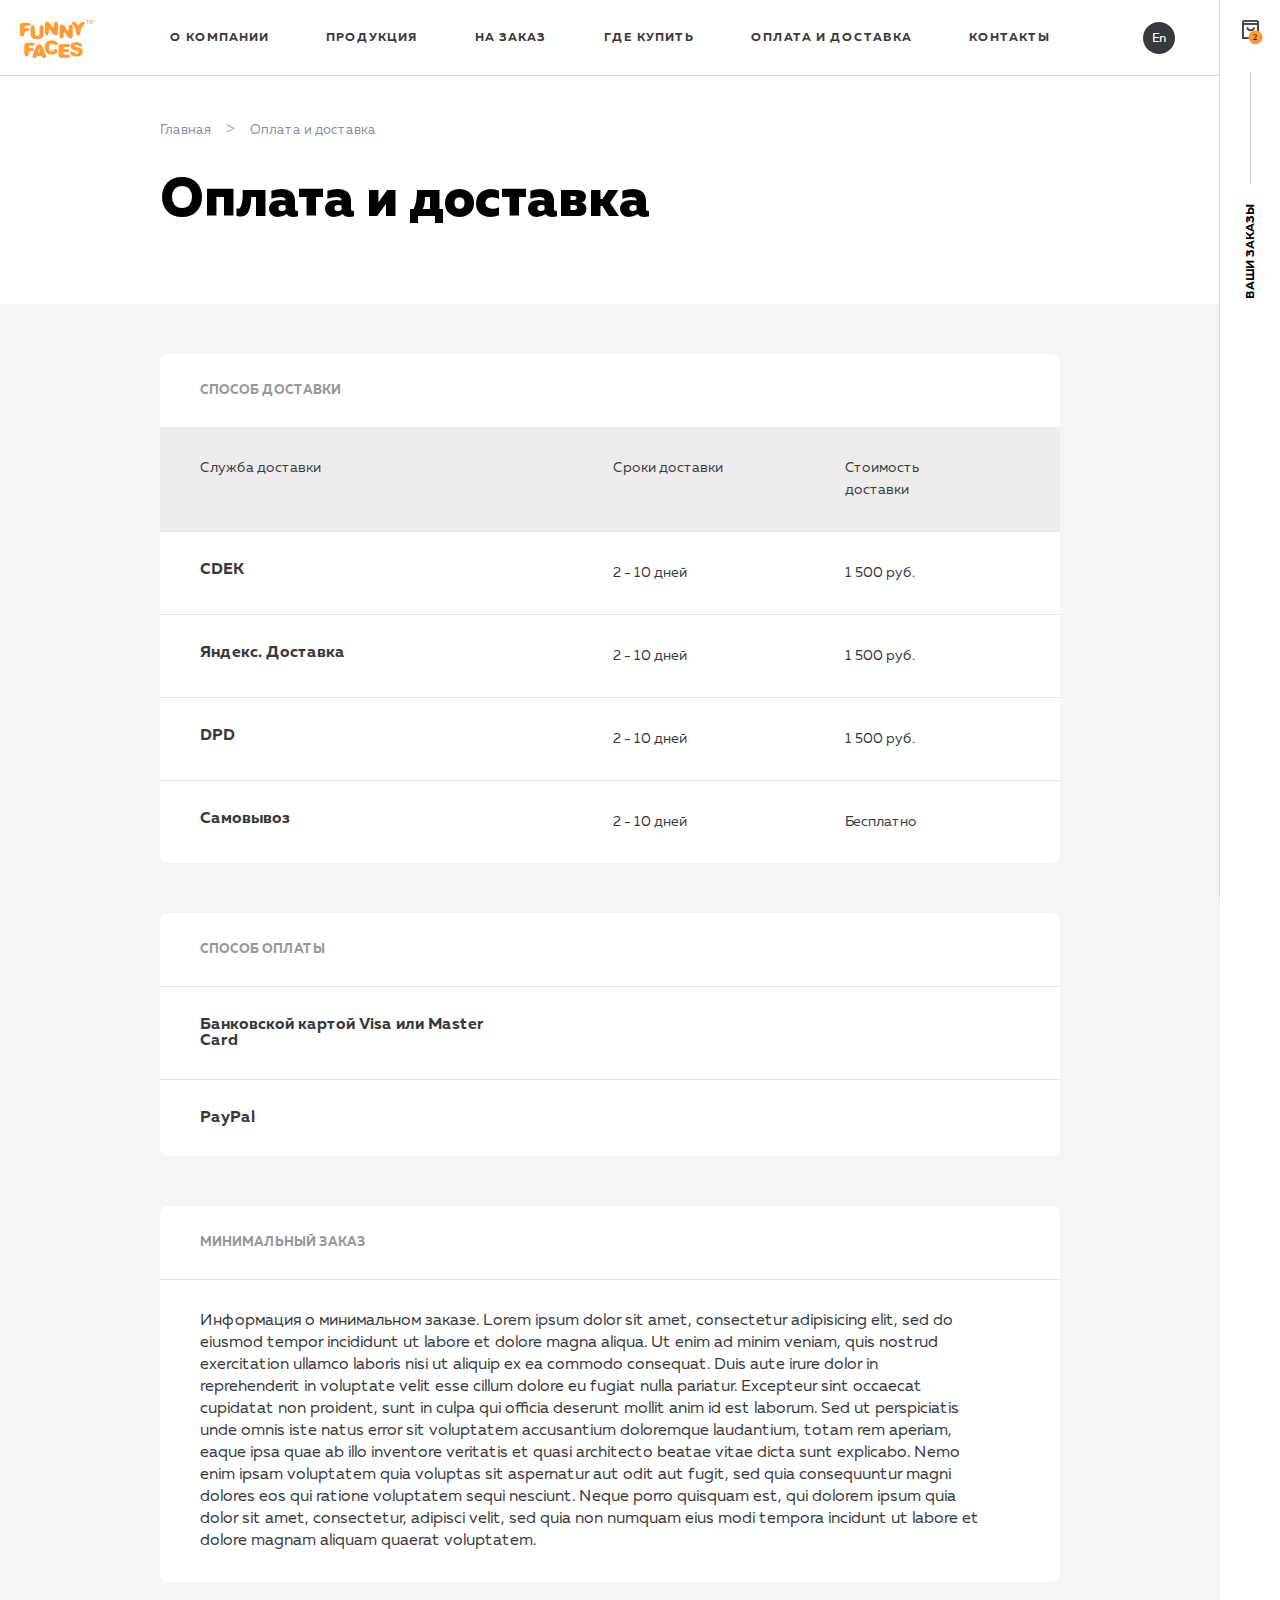
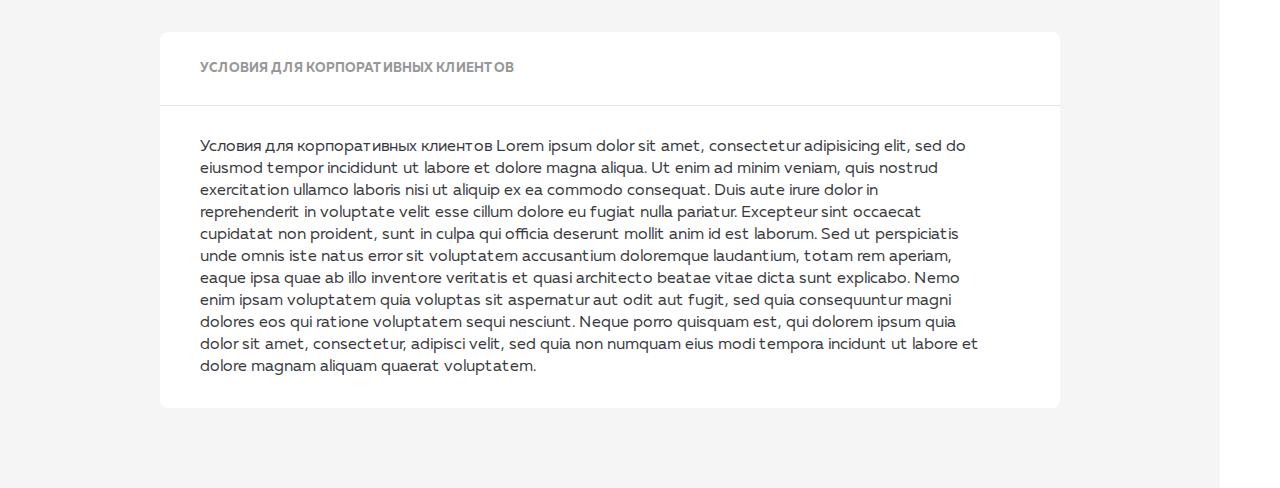
<file: payment.html>
<!DOCTYPE html>
<html lang="ru">

<head>
    <meta charset="UTF-8">
    <meta name="viewport" content="width=device-width, initial-scale=1.0">
    <meta http-equiv="X-UA-Compatible" content="ie=edge">
    <title>Оплата и доставка</title>
    <link rel="stylesheet" href="slick/slick.css">
    <link rel="stylesheet" href="slick/slick-theme.css">
    <link rel="stylesheet" href="css/style.css">
    <link rel="stylesheet" href="css/media.css">
</head>

<body>
    <div class="wrapper">
        <div class="header black">
            <a href="index.html" class="logo"><img src="img/logo.png" alt=""></a>
            <ul class="menu"><div class="menu_close">+</div>
                <li><a href="about_us.html">О компании</a></li>
                <li><a href="production.html">Продукция</a></li>
                <li><a href="make_to_order.html">На заказ</a></li>
                <li><a href="where_buy.html">Где купить</a></li>
                <li><a href="payment.html">Оплата и доставка</a></li>
                <li><a href="contacts.html">Контакты</a></li>
            </ul>
            <a href="" class="lang">En</a><div class="burger_menu"></div>
            <div class="cart mini">
                <a class="bag popup_open" href="">
                    <div class="id_hide">.sidebar_order</div>
                    <img src="img/bag.png" alt="">
                    <span>2</span>
                </a> 
            </div>
        </div>
        <ul class="breadcrumbs gray">
                <li><a href="">Главная</a></li>
                <li><a href="payment.html">Оплата и доставка</a></li>
        </ul>
        <div class="order_reg">
            <div class="title">
                <div class="content">
                    <h1>Оплата и доставка</h1>
                </div>
            </div>
            <div class="content block">
                <p class="topic">Способ доставки</p>
                <div class="row title">
                    <div class="col">
                        <p >Служба доставки</p>
                    </div>
                    <div class="col">
                        <p class="">Сроки доставки</p>
                    </div>
                    <div class="col">
                        <p class="">Стоимость доставки</p>
                    </div>
                </div>  
                <div class="row">
                    <div class="col">
                        <p class="bold">CDEK</p>
                    </div>
                    <div class="col">
                        <p class="time">Сроки доставки</p><p>2 - 10 дней</p>
                    </div>
                    <div class="col">
                        <p class="value">Стоимость доставки</p><p>1 500 руб.</p>
                    </div>
                </div>    
                <div class="row">
                    <div class="col">
                        <p class="bold">Яндекс. Доставка</p>
                    </div>
                    <div class="col">
                        <p class="time">Сроки доставки</p><p>2 - 10 дней</p>
                    </div>
                    <div class="col">
                        <p class="value">Стоимость доставки</p><p>1 500 руб.</p>
                    </div>
                </div>    
                <div class="row">
                    <div class="col">
                        <p class="bold">DPD</p>
                    </div>
                    <div class="col">
                        <p class="time">Сроки доставки</p><p>2 - 10 дней</p>
                    </div>
                    <div class="col">
                        <p class="value">Стоимость доставки</p><p>1 500 руб.</p>
                    </div>
                </div>    
                <div class="row">
                    <div class="col">
                        <p class="bold">Самовывоз</p>
                    </div>
                    <div class="col">
                        <p class="time">Сроки доставки</p><p>2 - 10 дней</p>
                    </div>
                    <div class="col">
                        <p class="value">Стоимость доставки</p><p>Бесплатно</p>
                    </div>
                </div>    
            </div>
            <div class="content block">
                <div class="row">
                        <p class="topic">Способ оплаты</p>
                </div>
                <div class="row">
                    <div class="col">
                        <p class="bold">Банковской картой Visa или Master Card</p>
                    </div>
                </div>
                <div class="row">
                    <div class="col">
                        <p class="bold">PayPal</p>
                    </div>
                </div>    
            </div>
            <div class="content block">
                    <div class="row">
                        <p class="topic">минимальный заказ</p>
                    </div>
                    <div class="row">
                        <p>Информация о минимальном заказе. Lorem ipsum dolor sit amet, consectetur adipisicing elit, sed do eiusmod tempor incididunt ut labore et dolore magna aliqua. Ut enim ad minim veniam, quis nostrud exercitation ullamco laboris nisi ut aliquip ex ea commodo consequat. Duis aute irure dolor in reprehenderit in voluptate velit esse cillum dolore eu fugiat nulla pariatur. Excepteur sint occaecat cupidatat non proident, sunt in culpa qui officia deserunt mollit anim id est laborum. Sed ut perspiciatis unde omnis iste natus error sit voluptatem accusantium doloremque laudantium, totam rem aperiam, eaque ipsa quae ab illo inventore veritatis et quasi architecto beatae vitae dicta sunt explicabo. Nemo enim ipsam voluptatem quia voluptas sit aspernatur aut odit aut fugit, sed quia consequuntur magni dolores eos qui ratione voluptatem sequi nesciunt. Neque porro quisquam est, qui dolorem ipsum quia dolor sit amet, consectetur, adipisci velit, sed quia non numquam eius modi tempora incidunt ut labore et dolore magnam aliquam quaerat voluptatem.</p>
                    </div>
                </div>
            <div class="content block">
                    <div class="row">
                        <p class="topic">Условия для корпоративных клиентов

                            </p>
                    </div>
                    <div class="row">
                        <p>Условия для корпоративных клиентов
                                Lorem ipsum dolor sit amet, consectetur adipisicing elit, sed do eiusmod tempor incididunt ut labore et dolore magna aliqua. Ut enim ad minim veniam, quis nostrud exercitation ullamco laboris nisi ut aliquip ex ea commodo consequat. Duis aute irure dolor in reprehenderit in voluptate velit esse cillum dolore eu fugiat nulla pariatur. Excepteur sint occaecat cupidatat non proident, sunt in culpa qui officia deserunt mollit anim id est laborum. Sed ut perspiciatis unde omnis iste natus error sit voluptatem accusantium doloremque laudantium, totam rem aperiam, eaque ipsa quae ab illo inventore veritatis et quasi architecto beatae vitae dicta sunt explicabo. Nemo enim ipsam voluptatem quia voluptas sit aspernatur aut odit aut fugit, sed quia consequuntur magni dolores eos qui ratione voluptatem sequi nesciunt. Neque porro quisquam est, qui dolorem ipsum quia dolor sit amet, consectetur, adipisci velit, sed quia non numquam eius modi tempora incidunt ut labore et dolore magnam aliquam quaerat voluptatem.</p>
                    </div>
                </div>
        </div>
        <div class="popup_shadow hide">
            <div class="sidebar_order hide">
                <div class="row"><h2>Ваш заказ</h2><h2 class="popup_close">+</h2></div>
                <div class="row">
                    <img class="product" src="img/order.png" alt="">
                    <div class="col">
                        <p>Корпоративный набор 
                                «Матрешки»</p>
                        <div class="inline">
                            <div class="block">
                                <div class="str"><p>-</p></div>
                                <div class="value">0</div>
                                <div class="str"><p>+</p></div>
                            </div>
                            <div class="value">
                                <p>3 760 Р</p>
                                <a href="" class="delete"><div class="trash"><img  src="img/trash.png" alt=""></div></a>
                            </div>
                        </div>
                    </div>
                </div>
                <div class="row">
                    <img class="product" src="img/order.png" alt="">
                    <div class="col">
                        <p>Корпоративный набор 
                                «Матрешки»</p>
                        <div class="inline">
                            <div class="block">
                                <div class="str"><p>-</p></div>
                                <div class="value">0</div>
                                <div class="str"><p>+</p></div>
                            </div>
                            <div class="value">
                                <p>3 760 Р</p>
                                <a href="" class="delete"><div class="trash"><img  src="img/trash.png" alt=""></div></a>
                            </div>
                        </div>
                    </div>
                </div>
                <div class="block_gray">
                    <div class="col">
                        <p class="small">3 товара на сумму</p>
                        <p>5 600 <span>Р</span></p>
                    </div>
                    <div class="col">
                        <a class="orange_button" href="">
                            Заказать
                        </a>
                        <a href="" class="dell">Очистить корзину<div class="trash"><img  src="img/trash.png" alt=""></div></a>
                    </div>
                </div>
            </div>
        </div>
    </div>
    <div class="sidebar">
        <a class="bag popup_open" href="">
            <div class="id_hide">.sidebar_order</div>
            <img src="img/bag.png" alt="">
            <span>2</span>
        </a>               
        <div class="line"></div>
        <p >Ваши заказы</p>
    </div>
</body>
<script src="js/jquery-3.3.1.js"></script>
<script src="slick/slick.min.js"></script>
<script src="js/script.js"></script>

</html>
</file>
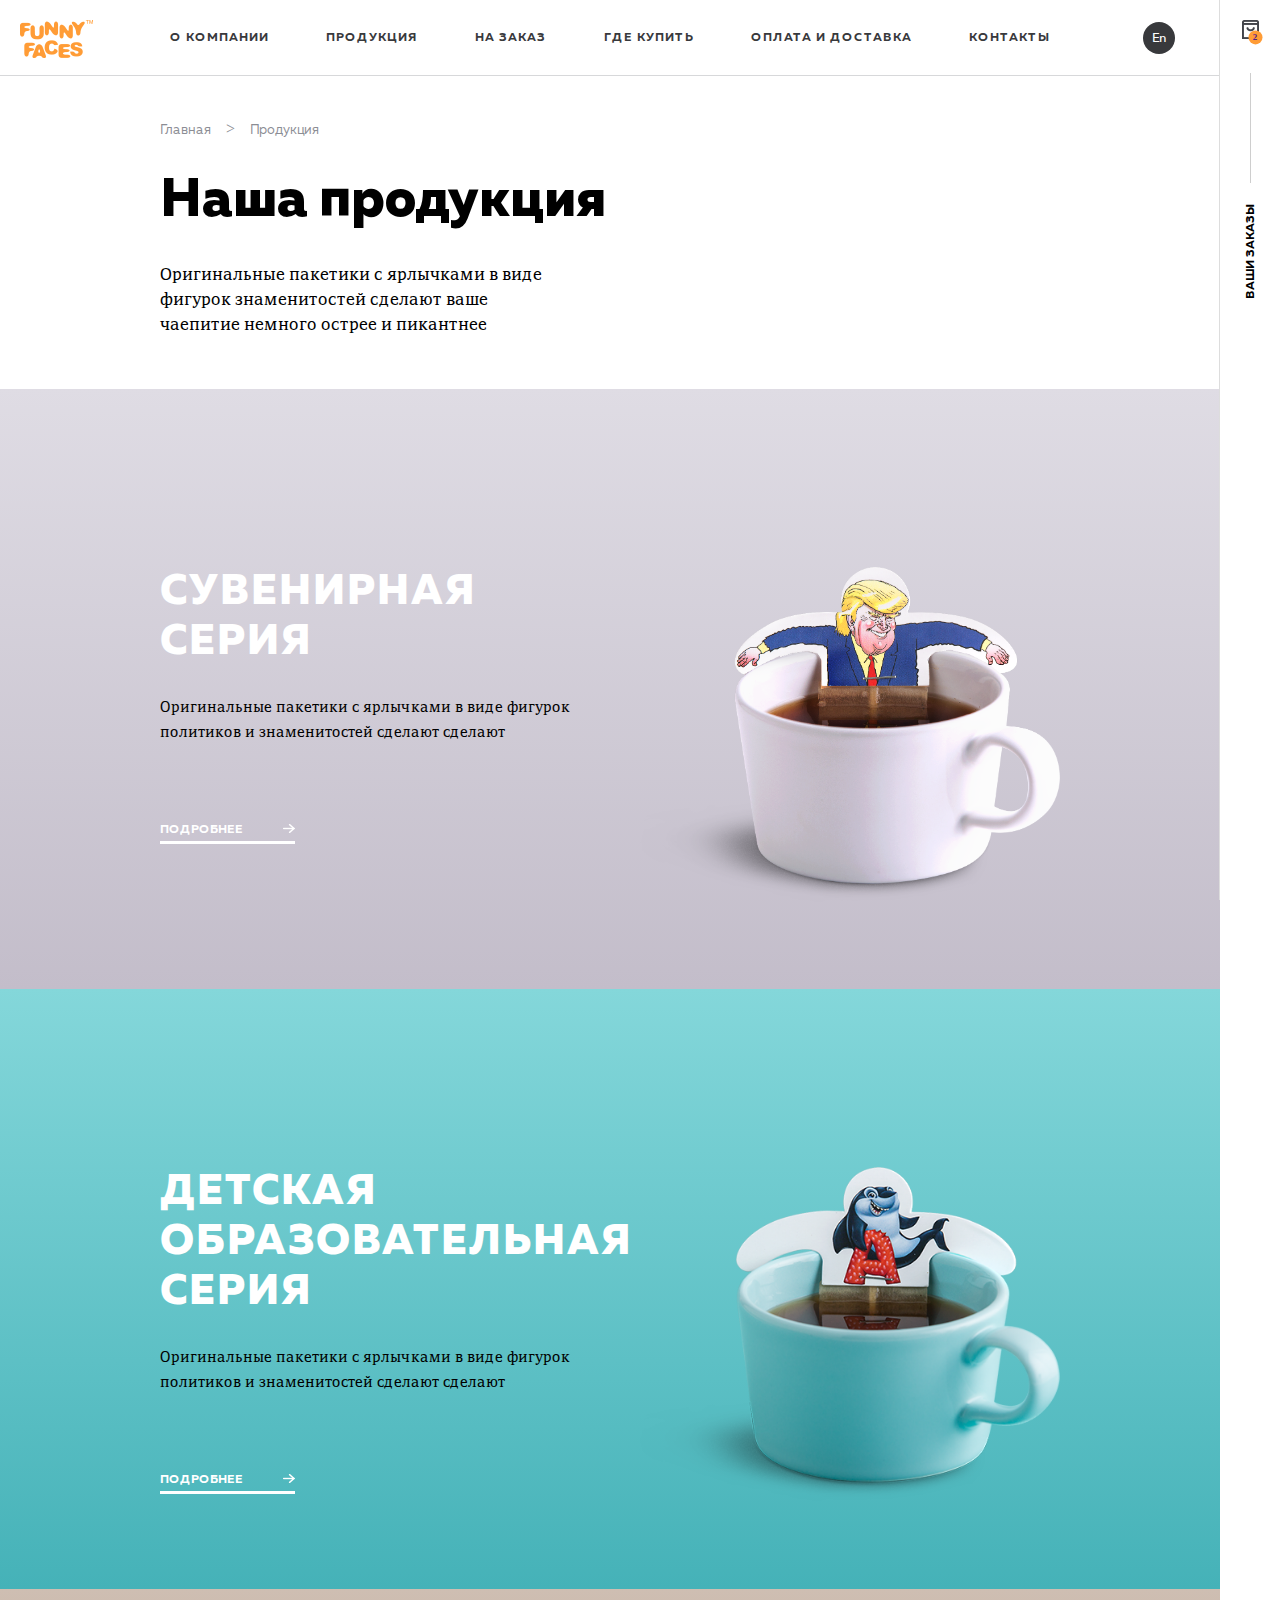
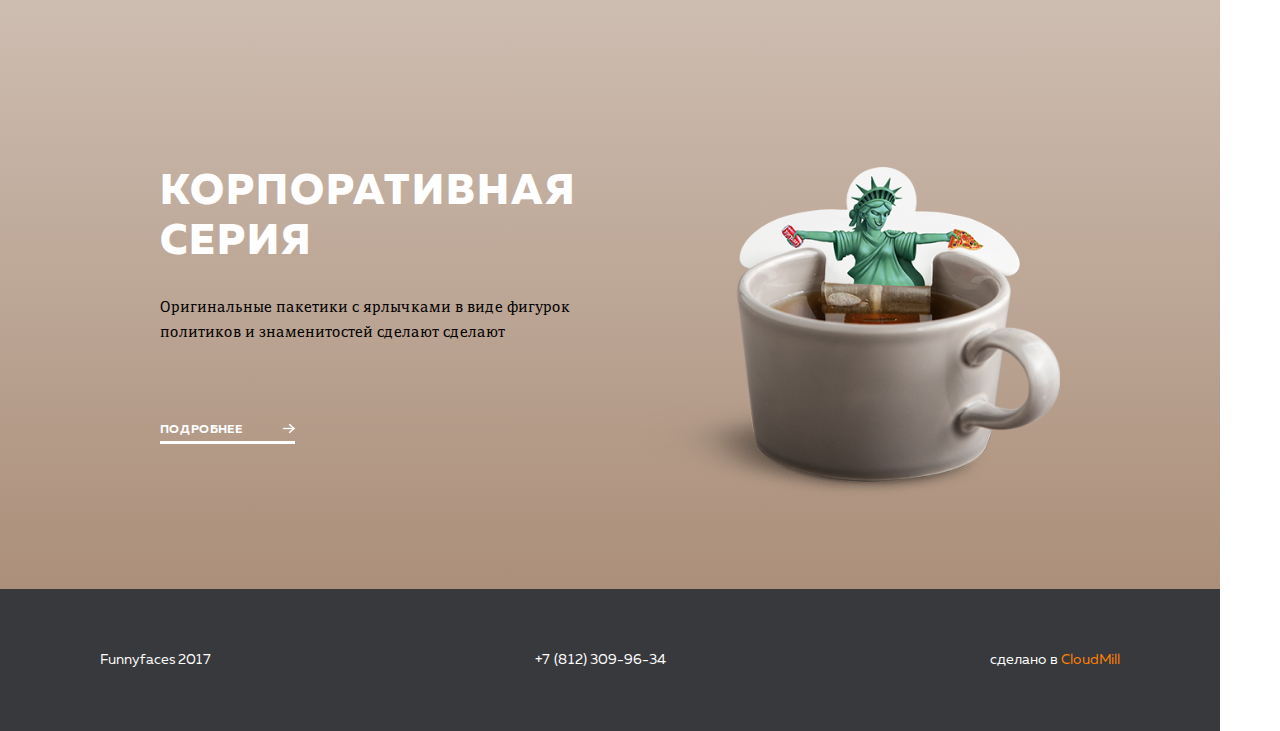
<file: production.html>
<!DOCTYPE html>
<html lang="ru">

<head>
    <meta charset="UTF-8">
    <meta name="viewport" content="width=device-width, initial-scale=1.0">
    <meta http-equiv="X-UA-Compatible" content="ie=edge">
    <title>Наша продукция</title>
    <link rel="stylesheet" href="slick/slick.css">
    <link rel="stylesheet" href="slick/slick-theme.css">
    <link rel="stylesheet" href="css/style.css">
    <link rel="stylesheet" href="css/media.css">
</head>

<body>
    <div class="wrapper">
        <div class="header black">
            <a href="index.html" class="logo"><img src="img/logo.png" alt=""></a>
            <ul class="menu"><div class="menu_close">+</div>
                <li><a href="about_us.html">О компании</a></li>
                <li><a href="production.html">Продукция</a></li>
                <li><a href="make_to_order.html">На заказ</a></li>
                <li><a href="where_buy.html">Где купить</a></li>
                <li><a href="payment.html">Оплата и доставка</a></li>
                <li><a href="contacts.html">Контакты</a></li>
            </ul>
            <a href="" class="lang">En</a><div class="burger_menu"></div>
            <div class="cart mini">
                <a class="bag popup_open" href="">
                    <div class="id_hide">.sidebar_order</div>
                    <img src="img/bag.png" alt="">
                    <span>2</span>
                </a> 
            </div>
        </div>
        <ul class="breadcrumbs gray">
                <li><a href="">Главная</a></li>
                <li><a href="production.html">Продукция</a></li>
            </ul>
        <div class="production">
            <div class="title">
                <div class="content">
                    <h1>Наша продукция</h1>
                    <p>Оригинальные пакетики с ярлычками в виде 
                            фигурок знаменитостей сделают ваше чаепитие 
                            немного острее и пикантнее
                            </p>
                </div>
            </div>
            <div class="product one">
                <div class="content">
                    <h1>Сувенирная <br>
                            серия</h1>
                    <p>Оригинальные пакетики с ярлычками в виде фигурок<br> политиков и знаменитостей 

                            сделают   сделают </p>
                    <a class="link" href="">подробнее</a>
                    <img src="img/product_1.png" alt="">
                </div>
            </div>
            <div class="product two">
                <div class="content">
                    <h1>Детская<br>
                            образовательная<br>
                            серия</h1>
                    <p>Оригинальные пакетики с ярлычками в виде фигурок<br> политиков и знаменитостей 

                            сделают   сделают </p>
                    <a class="link" href="">подробнее</a>
                    <img src="img/product_2.png" alt="">
                </div>
            </div>
            <div class="product three">
                <div class="content">
                    <h1>Корпоративная<br>
                            серия</h1>
                    <p>Оригинальные пакетики с ярлычками в виде фигурок<br> политиков и знаменитостей 

                            сделают   сделают </p>
                    <a class="link" href="">подробнее</a>
                    <img src="img/product_3.png" alt="">
                </div>
            </div>
        </div>
        <div class="popup_shadow hide">
            <div class="sidebar_order hide">
                <div class="row"><h2>Ваш заказ</h2><h2 class="popup_close">+</h2></div>
                <div class="row">
                    <img class="product" src="img/order.png" alt="">
                    <div class="col">
                        <p>Корпоративный набор 
                                «Матрешки»</p>
                        <div class="inline">
                            <div class="block">
                                <div class="str"><p>-</p></div>
                                <div class="value">0</div>
                                <div class="str"><p>+</p></div>
                            </div>
                            <div class="value">
                                <p>3 760 Р</p>
                                <a href="" class="delete"><div class="trash"><img  src="img/trash.png" alt=""></div></a>
                            </div>
                        </div>
                    </div>
                </div>
                <div class="row">
                    <img class="product" src="img/order.png" alt="">
                    <div class="col">
                        <p>Корпоративный набор 
                                «Матрешки»</p>
                        <div class="inline">
                            <div class="block">
                                <div class="str"><p>-</p></div>
                                <div class="value">0</div>
                                <div class="str"><p>+</p></div>
                            </div>
                            <div class="value">
                                <p>3 760 Р</p>
                                <a href="" class="delete"><div class="trash"><img  src="img/trash.png" alt=""></div></a>
                            </div>
                        </div>
                    </div>
                </div>
                <div class="block_gray">
                    <div class="col">
                        <p class="small">3 товара на сумму</p>
                        <p>5 600 <span>Р</span></p>
                    </div>
                    <div class="col">
                        <a class="orange_button" href="">
                            Заказать
                        </a>
                        <a href="" class="dell">Очистить корзину<div class="trash"><img  src="img/trash.png" alt=""></div></a>
                    </div>
                </div>
            </div>
        </div>
        <footer class="footer">
            <p>Funnyfaces 2017</p>
            <p>+7 (812) 309-96-34</p>
            <p>сделано в <span>CloudMill</span></p>
        </footer>
    </div>
    <div class="sidebar">
        <a class="bag popup_open" href="">
            <div class="id_hide">.sidebar_order</div>
            <img src="img/bag.png" alt="">
            <span>2</span>
        </a>               
        <div class="line"></div>
        <p >Ваши заказы</p>
    </div>
</body>
<script src="js/jquery-3.3.1.js"></script>
<script src="slick/slick.min.js"></script>
<script src="js/script.js"></script>
</html>
</file>
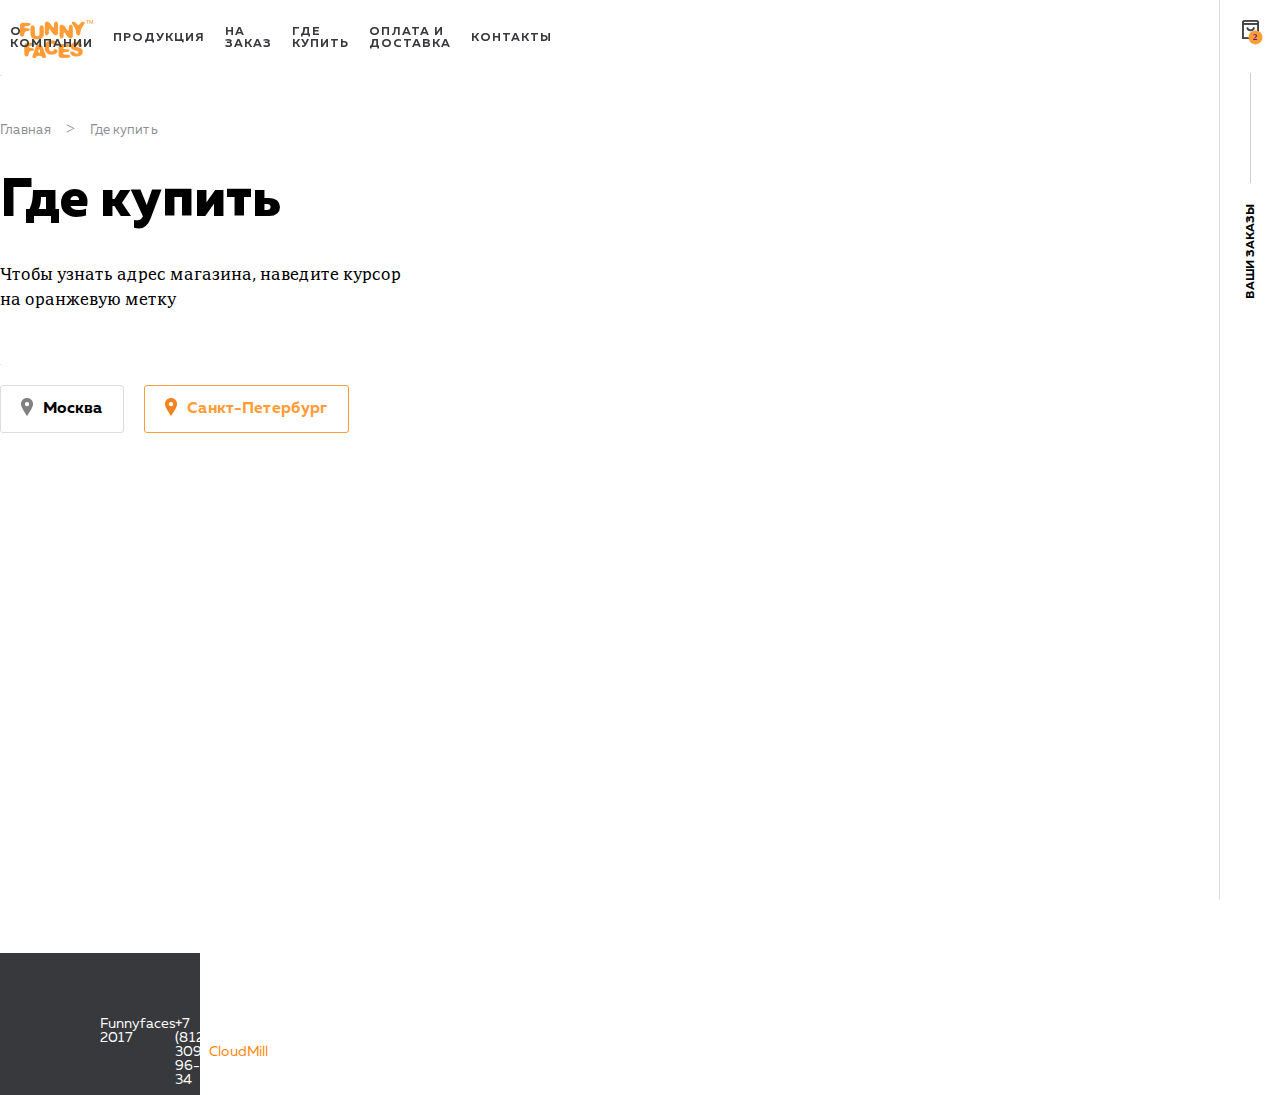
<file: where_buy.html>
<!DOCTYPE html>
<html lang="ru">

<head>
    <meta charset="UTF-8">
    <meta name="viewport" content="width=device-width, initial-scale=1.0">
    <meta http-equiv="X-UA-Compatible" content="ie=edge">
    <title>Где купить</title>
    <link rel="stylesheet" href="slick/slick.css">
    <link rel="stylesheet" href="slick/slick-theme.css">
    <link rel="stylesheet" href="css/style.css">
    <link rel="stylesheet" href="css/media.css">
</head>

<body>
    <div class="wrapper">
        <div class="header black">
            <a href="index.html" class="logo"><img src="img/logo.png" alt=""></a>
            <ul class="menu"><div class="menu_close">+</div>
                <li><a href="about_us.html">О компании</a></li>
                <li><a href="production.html">Продукция</a></li>
                <li><a href="make_to_order.html">На заказ</a></li>
                <li><a href="where_buy.html">Где купить</a></li>
                <li><a href="payment.html">Оплата и доставка</a></li>
                <li><a href="contacts.html">Контакты</a></li>
            </ul>
            <a href="" class="lang">En</a><div class="burger_menu"></div>
            <div class="cart mini">
                <a class="bag popup_open" href="">
                    <div class="id_hide">.sidebar_order</div>
                    <img src="img/bag.png" alt="">
                    <span>2</span>
                </a> 
            </div>
        </div>
        <ul class="breadcrumbs gray">
                <li><a href="">Главная</a></li>
                <li><a href="where_buy.html">Где купить</a></li>
            </ul>
        <div class="where_to_buy">
            <div class="title">
                <div class="content">
                    <h1>Где купить</h1>
                    <p>Чтобы узнать адрес магазина, наведите курсор 
                            на оранжевую метку
                    </p>
                </div>
            </div>
            <div class="line"></div>
            <div class="location">
                <div class="content">
                    <a class="active" href="" >Москва</a>
                    <a class="" href="" >Санкт-Петербург</a>
                </div>
            </div>
            <div id="map_where"></div>
        </div>
        <div class="popup_shadow hide">
            <div class="sidebar_order hide">
                <div class="row"><h2>Ваш заказ</h2><h2 class="popup_close">+</h2></div>
                <div class="row">
                    <img class="product" src="img/order.png" alt="">
                    <div class="col">
                        <p>Корпоративный набор 
                                «Матрешки»</p>
                        <div class="inline">
                            <div class="block">
                                <div class="str"><p>-</p></div>
                                <div class="value">0</div>
                                <div class="str"><p>+</p></div>
                            </div>
                            <div class="value">
                                <p>3 760 Р</p>
                                <a href="" class="delete"><div class="trash"><img  src="img/trash.png" alt=""></div></a>
                            </div>
                        </div>
                    </div>
                </div>
                <div class="row">
                    <img class="product" src="img/order.png" alt="">
                    <div class="col">
                        <p>Корпоративный набор 
                                «Матрешки»</p>
                        <div class="inline">
                            <div class="block">
                                <div class="str"><p>-</p></div>
                                <div class="value">0</div>
                                <div class="str"><p>+</p></div>
                            </div>
                            <div class="value">
                                <p>3 760 Р</p>
                                <a href="" class="delete"><div class="trash"><img  src="img/trash.png" alt=""></div></a>
                            </div>
                        </div>
                    </div>
                </div>
                <div class="block_gray">
                    <div class="col">
                        <p class="small">3 товара на сумму</p>
                        <p>5 600 <span>Р</span></p>
                    </div>
                    <div class="col">
                        <a class="orange_button" href="">
                            Заказать
                        </a>
                        <a href="" class="dell">Очистить корзину<div class="trash"><img  src="img/trash.png" alt=""></div></a>
                    </div>
                </div>
            </div>
        </div>
        <footer class="footer">
            <p>Funnyfaces 2017</p>
            <p>+7 (812) 309-96-34</p>
            <p>сделано в <span>CloudMill</span></p>
        </footer>
    </div>
    <div class="sidebar">
        <a class="bag popup_open" href="">
            <div class="id_hide">.sidebar_order</div>
            <img src="img/bag.png" alt="">
            <span>2</span>
        </a>               
        <div class="line"></div>
        <p >Ваши заказы</p>
    </div>
    
</body>
<script src="js/jquery-3.3.1.js"></script>
<script src="slick/slick.min.js"></script>
<script src="https://api-maps.yandex.ru/2.1/?lang=ru_RU&amp;apikey=a04eb654-97d8-49f5-bc36-c82b60a4d4e7" type="text/javascript"></script>
<script src="js/script.js"></script>
<script src="js/map.js"></script>
</html>
</file>
<file: css/style.css>
@font-face {
  font-family: 'Muller';
  src: url('../fonts/MullerBold.eot');
  src: url('../fonts/MullerBold.eot?#iefix') format('embedded-opentype'), url('../fonts/MullerBold.woff2') format('woff2'), url('../fonts/MullerBold.woff') format('woff'), url('../fonts/MullerBold.ttf') format('truetype');
  font-weight: bold;
  font-style: normal;
}
@font-face {
  font-family: 'Avenir Next Cyr';
  src: url('../fonts/AvenirNextCyr-Medium.eot');
  src: url('../fonts/AvenirNextCyr-Medium.eot?#iefix') format('embedded-opentype'), url('../fonts/AvenirNextCyr-Medium.woff2') format('woff2'), url('../fonts/AvenirNextCyr-Medium.woff') format('woff'), url('../fonts/AvenirNextCyr-Medium.ttf') format('truetype');
  font-weight: 500;
  font-style: normal;
}
@font-face {
  font-family: 'Muller';
  src: url('../fonts/MullerRegular.eot');
  src: url('../fonts/MullerRegular.eot?#iefix') format('embedded-opentype'), url('../fonts/MullerRegular.woff2') format('woff2'), url('../fonts/MullerRegular.woff') format('woff'), url('../fonts/MullerRegular.ttf') format('truetype');
  font-weight: normal;
  font-style: normal;
}
@font-face {
  font-family: 'Muller';
  src: url('../fonts/MullerMedium.eot');
  src: url('../fonts/MullerMedium.eot?#iefix') format('embedded-opentype'), url('../fonts/MullerMedium.woff2') format('woff2'), url('../fonts/MullerMedium.woff') format('woff'), url('../fonts/MullerMedium.ttf') format('truetype');
  font-weight: 500;
  font-style: normal;
}
@font-face {
  font-family: 'Muller';
  src: url('../fonts/MullerExtraBold.eot');
  src: url('../fonts/MullerExtraBold.eot?#iefix') format('embedded-opentype'), url('../fonts/MullerExtraBold.woff2') format('woff2'), url('../fonts/MullerExtraBold.woff') format('woff'), url('../fonts/MullerExtraBold.ttf') format('truetype');
  font-weight: 800;
  font-style: normal;
}
@font-face {
  font-family: 'PF Adamant Pro';
  src: url('../fonts/PFAdamantPro-Regular.eot');
  src: url('../fonts/PFAdamantPro-Regular.eot?#iefix') format('embedded-opentype'), url('../fonts/PFAdamantPro-Regular.woff2') format('woff2'), url('../fonts/PFAdamantPro-Regular.woff') format('woff'), url('../fonts/PFAdamantPro-Regular.ttf') format('truetype');
  font-weight: normal;
  font-style: normal;
}
body {
  margin: 0;
  padding: 0;
}
:-webkit-scrollbar-button {
  background-image: url('');
  background-repeat: no-repeat;
  width: 5px;
  height: 0px;
}
::-webkit-scrollbar-track {
  background-color: #83d16f;
}
::-webkit-scrollbar-thumb {
  border-radius: 3px;
  background-color: #ff9c36;
  cursor: pointer;
}
::-webkit-scrollbar-thumb:hover {
  background-color: #ff9c36;
}
::-webkit-resizer {
  background-image: url('');
  background-repeat: no-repeat;
  width: 4px;
  height: 0px;
}
::-webkit-scrollbar {
  width: 5px;
}
.wrapper {
  width: calc(100% - 60px);
  margin-right: auto;
}
.wrapper::-webkit-input-placeholder {
  font: 16px 'Muller';
  color: #94969b;
}
.wrapper:-ms-input-placeholder {
  font: 16px 'Muller';
  color: #94969b;
}
.wrapper a {
  text-decoration: none;
}
.wrapper .header {
  width: calc(100% - 60px);
  height: 75px;
  position: fixed;
  z-index: 10;
  top: 0;
  left: 0;
  background-color: #fff;
  display: flex;
  justify-content: flex-end;
  align-items: center;
  border-bottom: 1px solid #65676f42;
}
.wrapper .header .logo {
  position: absolute;
  left: 0;
  top: 0;
  margin: 20px;
  flex-basis: 100px;
  transition: all 0.5s cubic-bezier(0.215, 0.61, 0.355, 1);
}
.wrapper .header .logo:hover {
  transform: scale(1.1);
}
.wrapper .header ul.menu {
  padding: 0;
  max-width: 85%;
  width: 900px;
  height: 100%;
  margin: 0;
  position: absolute;
  left: 50%;
  top: 0;
  transform: translate(-50%, 0%);
  display: flex;
  justify-content: space-between;
  list-style: none;
}
.wrapper .header ul.menu li {
  display: flex;
  height: 100%;
  margin: 0 10px;
}
.wrapper .header ul.menu li a {
  display: flex;
  align-items: center;
  position: relative;
  text-transform: uppercase;
  letter-spacing: 1px;
  font: bold 12px/12px 'Muller';
  color: white;
  transition: all 0.5s;
}
.wrapper .header ul.menu li a:after {
  content: '';
  display: block;
  position: absolute;
  transition: all 0.5s;
  top: 100%;
  width: 100%;
  height: 3px;
  margin-top: -3px;
  background-color: white;
  opacity: 0;
}
.wrapper .header ul.menu li a:hover::after {
  opacity: 1;
  top: 65%;
}
.wrapper .header ul.menu .menu_close {
  display: none;
  position: absolute;
  right: 5px;
  height: 31px;
  cursor: pointer;
  top: 5px;
  font: 40px 'Muller';
  transform: rotate(45deg);
  transition: transform 0.5s cubic-bezier(0.215, 0.61, 0.355, 1);
}
.wrapper .header ul.menu .menu_close:hover {
  transform: rotate(215deg);
}
.wrapper .header a.lang {
  transition: all 0.25s cubic-bezier(0.215, 0.61, 0.355, 1);
  display: flex;
  font: 500 13px/13px 'Avenir Next Cyr';
  color: white;
  justify-content: center;
  align-items: center;
  height: 30px;
  width: 30px;
  border-radius: 50%;
  border: 1px transparent solid;
  background-color: #38393c;
  margin-right: 45px;
}
.wrapper .header a.lang:hover {
  background-color: transparent;
  color: white;
  border-color: white;
}
.wrapper .header .burger_menu {
  display: none;
}
.wrapper .header .cart {
  border-left: 1px solid #dddddd;
  width: 60px;
  height: 100%;
  display: flex;
  justify-content: center;
  align-items: center;
}
.wrapper .header .cart a.bag {
  display: block;
  position: relative;
}
.wrapper .header .cart a.bag span {
  position: absolute;
  bottom: 0;
  height: 14px;
  width: 14px;
  border-radius: 50%;
  transform: translate(25%, 10%);
  right: 0;
  display: flex;
  justify-content: center;
  align-items: center;
  background-color: #ff9c36;
  font: bold 9px/9px "Open Sans";
}
.wrapper .header .cart.mini {
  display: none;
}
.wrapper .header.green {
  background-image: url(../img/about_us_bg.png);
  background-repeat: no-repeat;
  background-size: 100% auto;
  background-position: top;
}
.wrapper .header.none_bg {
  background-color: transparent;
}
.wrapper .header.black a.lang:hover {
  background-color: transparent;
  border-color: black;
  color: black;
}
.wrapper .header.black .menu li a {
  color: #38393c;
}
.wrapper .header.black .menu li a:after {
  content: '';
  background-color: #38393c;
}
.wrapper .content {
  width: 900px;
  margin: auto;
}
.wrapper .content a.link {
  z-index: 1;
  position: relative;
  padding-top: 8px;
}
.wrapper .content a.link:before {
  content: '';
  display: block;
  position: absolute;
  bottom: 0;
  left: 0;
  width: 100%;
  height: 3px;
  background-color: #fff;
  animation-duration: 0.5s;
  animation-timing-function: cubic-bezier(0.215, 0.61, 0.355, 1);
  animation-fill-mode: forwards;
  animation-name: fadeout_in_reverse;
}
.wrapper .content a.link.orange:before {
  background-color: #ff9c36;
}
.wrapper .content a.link:after {
  transition: all 0.5s cubic-bezier(0.215, 0.61, 0.355, 1);
}
.wrapper .content a.link:hover:after {
  transform: rotate(90deg);
}
.wrapper .content a.link:hover:before {
  animation-name: fadeout_in;
}
.wrapper .slider {
  height: 100%;
}
.wrapper .slider .item {
  border: 0;
}
.wrapper .slider .item .section {
  width: 100%;
  display: flex;
  flex-direction: column;
  align-items: flex-start;
  justify-content: center;
  background-size: cover;
  background-position: right bottom;
}
.wrapper .slider .item .section .content {
  max-width: 85%;
  width: 900px;
  margin: auto;
}
.wrapper .slider .item .section .content h1 {
  font: 800 51px/60px 'Muller';
  color: white;
  margin-bottom: 50px;
}
.wrapper .slider .item .section .content h2 {
  font: 800 31px/40px 'Muller';
  color: #38393c;
  margin-bottom: 50px;
}
.wrapper .slider .item .section .content p {
  font: 16px/35px 'PF Adamant Pro';
  width: 50%;
}
.wrapper .slider .item .section .content p.white {
  color: white;
}
.wrapper .slider .item .section .content p.black {
  color: #42444a;
}
.wrapper .slider .item .section .content a.link {
  margin-top: 70px;
  display: flex;
  width: fit-content;
  align-items: center;
  font: bold 12px/12px 'Muller';
  text-transform: uppercase;
  color: white;
  padding-bottom: 8px;
  margin-bottom: 100px;
  transition: all 0.5s;
}
.wrapper .slider .item .section .content a.link:after {
  margin-left: 40px;
  transition: all 0.5s;
  content: url(../img/ar_right.png);
}
.wrapper .slider .item .section .content a.link.orange {
  color: #ff9c36;
  border-color: #ff9c36;
}
.wrapper .slider .item .section .content a.link.orange:after {
  margin-left: 40px;
  content: url(../img/ar_right_orange.png);
}
.wrapper .slider .item .section.one {
  background-image: url(../img/main_sec_1.png);
  background-position-x: center;
}
.wrapper .slider .item .section.two {
  background-image: url(../img/main_sec_2.png);
  background-position: top;
}
.wrapper .slider .item .section.three {
  background-color: #38393c;
}
.wrapper .slider .item .section.three .row {
  display: flex;
  width: 100%;
  justify-content: center;
  height: inherit;
}
.wrapper .slider .item .section.three .row .col {
  flex-grow: 1;
  display: flex;
  flex-direction: column;
  align-items: center;
  justify-content: center;
  background-color: #81d2d5;
  text-align: center;
  height: 100%;
}
.wrapper .slider .item .section.three .row .col img {
  margin-top: 50px;
  margin-right: 30px;
  transition: all 0.5s;
}
.wrapper .slider .item .section.three .row .col h2 {
  font: 800 25px/33px 'Muller';
  color: white;
}
.wrapper .slider .item .section.three .row .col p {
  width: 80%;
  font: 14px/22px 'PF Adamant Pro';
  color: #1d1e21;
}
.wrapper .slider .item .section.three .row .col.first {
  background-color: #dcdae2;
}
.wrapper .slider .item .section.three .row .col.last {
  background-color: #b69c8a;
}
.wrapper .slider .item .section.three .row .slick-next,
.wrapper .slider .item .section.three .row .slick-prev {
  bottom: -73px;
  top: auto;
}
.wrapper .slider .item .section.three .row .slick-next {
  right: 50px;
  left: auto;
}
.wrapper .slider .item .section.three .row .slick-next:before {
  content: url(../img/big_ar_right_orange.png);
}
.wrapper .slider .item .section.three .row .slick-prev {
  right: auto;
  left: 50px;
  margin-bottom: 25px;
}
.wrapper .slider .item .section.three .row .slick-prev:before {
  content: url(../img/big_ar_right_orange.png);
}
.wrapper .slider .item .section.three .row .slick-prev.hide {
  display: block;
}
.wrapper .slider .item .section.three .content {
  position: relative;
  z-index: 2;
  height: 100px;
  margin: auto;
  display: flex;
  justify-content: center;
  align-items: center;
}
.wrapper .slider .item .section.three .content a {
  margin: 0;
}
.wrapper .slider .item .section.four {
  background-color: #dacdc3;
}
.wrapper .slider .item .section.four .content {
  position: relative;
}
.wrapper .slider .item .section.four .content img {
  position: absolute;
  right: 0;
  top: 50%;
  transform: translate(0, -50%);
}
.wrapper .slider .item .section.five {
  background: white;
}
.wrapper .slider .item .section.five .row {
  display: flex;
  width: 100%;
  justify-content: space-between;
}
.wrapper .slider .item .section.five .row .container {
  width: 100%;
  display: flex;
  justify-content: center;
}
.wrapper .slider .item .section.five .row .container a.item {
  display: block;
  width: 270px;
  position: relative;
  border: 1px solid #ddd;
  margin-right: 28px;
  margin-bottom: 40px;
  height: 320px;
  transition: transform 0.5s cubic-bezier(0.215, 0.61, 0.355, 1);
}
.wrapper .slider .item .section.five .row .container a.item.show_img {
  border: 0;
}
.wrapper .slider .item .section.five .row .container a.item.show_img p {
  bottom: 0px;
  left: 0px;
}
.wrapper .slider .item .section.five .row .container a.item.show_img h3 {
  position: relative;
  margin-top: 30px;
  top: 0;
  left: 0;
}
.wrapper .slider .item .section.five .row .container a.item img {
  max-width: 100%;
}
.wrapper .slider .item .section.five .row .container a.item h3 {
  font: bold 17px 'Muller';
  color: #3d3b3b;
  position: absolute;
  margin: 0;
  top: 30px;
  left: 30px;
  margin-right: 30px;
}
.wrapper .slider .item .section.five .row .container a.item p {
  margin: 0;
  position: absolute;
  bottom: 30px;
  left: 30px;
  font: 11px 'Muller';
  color: #969696;
}
.wrapper .slider .item .section.five .row .container a.item:hover {
  transform: scale(1.03);
}
.wrapper .slider .item .section.five .row.slider_news .slick-next,
.wrapper .slider .item .section.five .row.slider_news .slick-prev {
  bottom: -73px;
  top: auto;
}
.wrapper .slider .item .section.five .row.slider_news .slick-next {
  right: 50px;
  left: auto;
}
.wrapper .slider .item .section.five .row.slider_news .slick-next:before {
  content: url(../img/big_ar_right_orange.png);
}
.wrapper .slider .item .section.five .row.slider_news .slick-prev {
  right: auto;
  left: 50px;
  margin-bottom: 25px;
}
.wrapper .slider .item .section.five .row.slider_news .slick-prev:before {
  content: url(../img/big_ar_right_orange.png);
}
.wrapper .slider .item .section.five .row.slider_news .slick-prev.hide {
  display: block;
}
.wrapper .slider .item .section.footer_slide {
  background: none;
  position: relative;
  overflow: hidden;
}
.wrapper .slider .item .section.footer_slide .top_block {
  width: 100%;
  position: absolute;
  top: 0;
  left: 0;
  height: 75px;
  background-color: #333039;
}
.wrapper .slider .item .section.footer_slide #map {
  height: calc(100% - 75px);
  top: 75px;
  width: 100%;
  position: absolute;
}
.wrapper .slider .item .section.footer_slide img {
  position: absolute;
  top: 0;
  left: 0;
  min-width: 100%;
  min-height: 100%;
  z-index: -1;
}
.wrapper .slider .item .section.footer_slide .content {
  position: absolute;
  display: flex;
  left: 50%;
  transform: translate(-50%, 0);
  top: 11%;
  align-items: center;
}
.wrapper .slider .item .section.footer_slide .content h2 {
  font: 800 30px 'Muller';
  color: white;
  margin-right: 100px;
}
.wrapper .slider .item .section.footer_slide .content p {
  display: flex;
  align-items: center;
  font: 16px/30px 'PF Adamant Pro';
  color: white;
}
.wrapper .slider .slick-next,
.wrapper .slider .slick-prev {
  left: 30px;
  right: auto;
  bottom: 40px;
  height: 32px;
  width: 32px;
  top: auto;
  z-index: 10;
}
.wrapper .slider .slick-next:before,
.wrapper .slider .slick-prev:before {
  display: block;
  height: 32px;
  width: 32px;
  content: url(../img/main_ar_white.png);
}
.wrapper .slider .slick-next.gray:before,
.wrapper .slider .slick-prev.gray:before {
  content: url(../img/main_ar.png);
}
.wrapper .slider .slick-next.hide,
.wrapper .slider .slick-prev.hide {
  display: none;
}
.wrapper .slider .slick-prev {
  bottom: 55px;
  transform: rotate(180deg);
}
.wrapper .slider .slick-prev:before {
  content: url(../img/main_ar.png);
}
.wrapper .slick-dots {
  width: 372px;
  height: 31px;
  transform: rotate(90deg);
  top: 50%;
  margin-left: -186px;
  left: 40px;
}
.wrapper .slick-dots li {
  margin: 0 21px;
}
.wrapper .slick-dots li button {
  border: 2px solid white;
  border-radius: 50%;
  background-color: transparent;
  height: 6px;
  width: 6px;
  padding: 0;
}
.wrapper .slick-dots li button::before {
  display: none;
}
.wrapper .slick-dots li button.gray {
  border-color: #a6a6a6;
}
.wrapper .slick-dots .slick-active button {
  border: 0;
  height: 8px;
  width: 8px;
  background-color: #ff9c36;
}
.wrapper .breadcrumbs {
  list-style: none;
  display: flex;
  padding: 0;
  padding-top: 120px;
  width: 900px;
  margin: 0 auto;
}
.wrapper .breadcrumbs li a {
  transition: all 0.5s cubic-bezier(0.215, 0.61, 0.355, 1);
  font: 13px 'Muller';
  color: white;
  text-decoration: none;
}
.wrapper .breadcrumbs li:after {
  content: ">";
  color: white;
  margin: 0 15px;
}
.wrapper .breadcrumbs li:last-child:after {
  content: '';
}
.wrapper .breadcrumbs.gray li a {
  color: #8b8d94;
}
.wrapper .breadcrumbs.gray li:after {
  color: #8b8d94;
}
.wrapper .about {
  width: 100%;
  position: relative;
  z-index: 1;
}
.wrapper .about img.bg {
  position: absolute;
  z-index: -1;
  min-width: 100%;
  min-height: 100%;
  bottom: 0;
  right: 0;
}
.wrapper .about .content {
  width: 900px;
  margin: auto;
  padding-bottom: 50px;
}
.wrapper .about .content h1 {
  font: 800 52px 'Muller';
  color: white;
  margin: 0;
  margin-top: 80px;
}
.wrapper .about .content h3 {
  margin-top: 80px;
  font: 800 28px 'Muller';
  color: white;
}
.wrapper .about .content p {
  width: 440px;
  font: 16px/30px 'PF Adamant Pro';
  color: white;
}
.wrapper .prizes_tea {
  background-color: white;
  padding-top: 80px;
}
.wrapper .prizes_tea .content {
  width: 900px;
  margin: auto;
}
.wrapper .prizes_tea .content h3 {
  font: 800 30px 'Muller';
}
.wrapper .prizes_tea .content .items {
  display: flex;
  flex-wrap: wrap;
  justify-content: space-between;
}
.wrapper .prizes_tea .content .items .item {
  flex-basis: 28%;
  margin: 0 20px;
  margin-top: 50px;
  max-width: 280px;
  display: flex;
  flex-direction: column;
  align-items: flex-start;
}
.wrapper .prizes_tea .content .items .item img {
  margin-bottom: 30px;
  height: 80px;
}
.wrapper .prizes_tea .content .items .item img.min {
  height: 50px;
  margin-bottom: 60px;
}
.wrapper .prizes_tea .content .items .item p {
  font: 16px 'PF Adamant Pro';
}
.wrapper .prizes_tea .content .left {
  margin-top: 180px;
  width: 50%;
  padding-bottom: 180px;
  position: relative;
}
.wrapper .prizes_tea .content .left img {
  position: absolute;
  left: 100%;
  transform: translate(0, -25%);
}
.wrapper .prizes_tea .content .left h3 {
  font: 800 30px 'Muller';
}
.wrapper .prizes_tea .content .left p {
  font: 16px 'PF Adamant Pro';
  color: #6b6b6b;
}
.wrapper .prizes_tea .content .left p.bold {
  font: bold 20px 'Muller';
  margin-top: 60px;
  color: black;
  margin-bottom: 60px;
}
.wrapper .prizes_tea .content .left a.link {
  margin-top: 70px;
  display: flex;
  width: fit-content;
  align-items: center;
  font: bold 12px/12px 'Muller';
  text-transform: uppercase;
  color: white;
  padding-bottom: 8px;
  margin-bottom: 100px;
  transition: all 0.5s;
}
.wrapper .prizes_tea .content .left a.link:after {
  margin-left: 40px;
  transition: all 0.5s;
  content: url(../img/ar_right.png);
}
.wrapper .prizes_tea .content .left a.link.orange {
  color: #ff9c36;
  border-color: #ff9c36;
}
.wrapper .prizes_tea .content .left a.link.orange:after {
  margin-left: 40px;
  content: url(../img/ar_right_orange.png);
}
.wrapper .order_reg {
  background-color: #f5f5f5;
  padding-bottom: 80px;
}
.wrapper .order_reg .title {
  background-color: #fff;
  margin-bottom: 50px;
}
.wrapper .order_reg .title h1 {
  font: 800 54px 'Muller';
}
.wrapper .order_reg .content {
  padding-bottom: 40px;
  border-radius: 8px;
  background-color: #fff;
  display: flex;
  flex-direction: column;
}
.wrapper .order_reg .content p.location {
  margin: 0;
  padding: 40px 50px;
  font: bold 13px 'Muller';
  color: #969797;
}
.wrapper .order_reg .content p.location a {
  margin-left: 8px;
  font: 500 15px 'Muller';
  color: #ff9c36;
  border-bottom: 1px dashed #ff9c36;
}
.wrapper .order_reg .content ul.divivery_type {
  user-select: none;
  display: flex;
  list-style: none;
  margin: 0;
  width: 100%;
  padding: 0;
}
.wrapper .order_reg .content ul.divivery_type li {
  border: 1px solid #e3e3e3;
  padding: 40px 45px;
  flex-basis: 50%;
  display: flex;
  cursor: pointer;
  align-items: center;
}
.wrapper .order_reg .content ul.divivery_type li .check {
  margin-right: 20px;
  display: flex;
  align-items: center;
  justify-content: center;
  height: 48px;
  width: 48px;
  border-radius: 50%;
  border: 1px solid #e3e3e3;
  background-color: white;
  transition: all 0.5s cubic-bezier(0.215, 0.61, 0.355, 1);
}
.wrapper .order_reg .content ul.divivery_type li .check svg path {
  fill: #e3e3e3;
  transition: fill 0.5s cubic-bezier(0.215, 0.61, 0.355, 1);
}
.wrapper .order_reg .content ul.divivery_type li p {
  font: 500 18px 'Muller';
  color: black;
}
.wrapper .order_reg .content ul.divivery_type li p span {
  font: 500 13px 'Muller';
  color: #ff8500;
}
.wrapper .order_reg .content ul.divivery_type li.active .check {
  border-color: transparent;
  background-color: #ff8500;
}
.wrapper .order_reg .content ul.divivery_type li.active .check svg path {
  fill: white;
}
.wrapper .order_reg .content ul.divivery_type li:first-child {
  border-left: none;
  border-right: none;
}
.wrapper .order_reg .content ul.divivery_type li:last-child {
  border-right: none;
}
.wrapper .order_reg .content h3 {
  font: 500 18px 'Muller';
  margin: 0;
  padding: 40px;
}
.wrapper .order_reg .content .delivery_method,
.wrapper .order_reg .content .pay {
  user-select: none;
  display: flex;
  justify-content: space-around;
  padding: 0 40px;
}
.wrapper .order_reg .content .delivery_method .item,
.wrapper .order_reg .content .pay .item {
  cursor: pointer;
  margin: 0 15px;
  padding: 40px;
  display: flex;
  flex-direction: column;
  border-radius: 7px;
  align-items: center;
  border: 2px solid #f5f5f5;
  transition: border 0.5s cubic-bezier(0.215, 0.61, 0.355, 1);
}
.wrapper .order_reg .content .delivery_method .item p,
.wrapper .order_reg .content .pay .item p {
  font: 500 14px 'Muller';
  transition: color 0.5s cubic-bezier(0.215, 0.61, 0.355, 1);
  padding: 0;
  margin-top: 50px;
}
.wrapper .order_reg .content .delivery_method .item.active,
.wrapper .order_reg .content .pay .item.active {
  border: 2px solid #ff9c36;
}
.wrapper .order_reg .content .delivery_method .item.active p,
.wrapper .order_reg .content .pay .item.active p {
  color: #ff9c36;
}
.wrapper .order_reg .content .delivery_method .item.active:hover,
.wrapper .order_reg .content .pay .item.active:hover {
  border: 2px solid #ff9c36;
}
.wrapper .order_reg .content .delivery_method .item:hover,
.wrapper .order_reg .content .pay .item:hover {
  border: 2px solid #ff9b3657;
}
.wrapper .order_reg .content .delivery_method .item:first-child,
.wrapper .order_reg .content .pay .item:first-child {
  margin-left: 0;
}
.wrapper .order_reg .content .delivery_method .item:last-child,
.wrapper .order_reg .content .pay .item:last-child {
  margin-right: 0;
}
.wrapper .order_reg .content .pay {
  margin-bottom: 40px;
}
.wrapper .order_reg .content .pay .item {
  flex-basis: 50%;
}
.wrapper .order_reg .content .row {
  display: flex;
  justify-content: space-between;
  padding-right: 40px;
  border-bottom: 1px solid #e5e5e5;
}
.wrapper .order_reg .content .row .left {
  margin-top: 40px;
  padding-left: 40px;
  margin-bottom: 15px;
}
.wrapper .order_reg .content .row .left .row {
  border: 0;
}
.wrapper .order_reg .content .row .left p.col {
  width: 440px;
  display: flex;
  flex-direction: column;
  padding: 0;
  margin-bottom: 25px;
}
.wrapper .order_reg .content .row .left p.col label {
  font: 16px 'Muller';
  margin-bottom: 10px;
}
.wrapper .order_reg .content .row .left p.col input {
  border: 1px solid #dddddd;
  border-radius: 5px;
  padding: 15px;
}
.wrapper .order_reg .content .row .left p.col input.correct {
  border-color: #95c94a;
}
.wrapper .order_reg .content .row .left p.col input.uncorrect {
  border-color: red;
}
.wrapper .order_reg .content .row .left p.col.comment input {
  height: 120px;
  font: 16px 'Muller';
}
.wrapper .order_reg .content .row .left .row p.col {
  width: 290px;
}
.wrapper .order_reg .content .row .left .row p.col.smoll {
  width: 70px;
  margin-left: 5px;
}
.wrapper .order_reg .content .row .right {
  margin-top: 60px;
  font: 500 18px 'Muller';
}
.wrapper .order_reg .content .row .right span {
  font: 14px 'Muller';
}
.wrapper .order_reg .content h3.personal {
  padding-bottom: 0;
}
.wrapper .order_reg .content h3.personal + .row .left {
  margin-top: 10px;
}
.wrapper .order_reg .content .flex {
  display: flex;
  justify-content: space-between;
  align-items: center;
  padding: 0 40px;
  padding-top: 40px;
}
.wrapper .order_reg .content .flex p {
  flex-basis: 80%;
}
.wrapper .order_reg .content .flex button {
  border-radius: 30px;
  padding: 0 30px;
  height: 60px;
  flex-basis: 222px;
  background-color: #ff9c36;
  font: bold 16px 'Muller';
  color: white;
  text-transform: uppercase;
  border: 0;
  white-space: nowrap;
  cursor: pointer;
}
.wrapper .order_reg .content .flex label {
  display: flex;
  font: 16px 'Muller';
  user-select: none;
  align-items: center;
  cursor: pointer;
}
.wrapper .order_reg .content .flex label:before {
  content: '';
  display: flex;
  justify-content: center;
  align-items: center;
  cursor: pointer;
  background-color: #fff;
  min-height: 40px;
  max-height: 40px;
  margin-right: 25px;
  min-width: 40px;
  border-radius: 50%;
  border: 1px solid #e5e5e5;
  transition: all 0.5s cubic-bezier(0.215, 0.61, 0.355, 1);
}
.wrapper .order_reg .content .flex input {
  display: none;
}
.wrapper .order_reg .content .flex input:checked + label:before {
  background-color: #ff9c36;
  border-color: transparent;
  content: url(../img/check.svg);
}
.wrapper .order_reg .content .samov,
.wrapper .order_reg .content .deliv {
  display: none;
}
.wrapper .order_reg .content .samov.active,
.wrapper .order_reg .content .deliv.active {
  display: block;
}
.wrapper .order_reg .content .samov .row {
  padding: 40px 0;
  padding-right: 40px;
}
.wrapper .order_reg .content .samov .row .col {
  padding-left: 40px;
}
.wrapper .order_reg .content .samov .row .col p.bold {
  font: 500 18px 'Muller';
}
.wrapper .order_reg .content .samov .row .col p {
  font: 16px 'Muller';
}
.wrapper .order_reg .content .samov .row .col p a {
  font: 500 16px 'Muller';
  color: #ff9c36;
  border-bottom: 1px dashed #ff9c36;
}
.wrapper .order_reg .content .samov .row .col:last-child {
  padding-right: 40px;
}
.wrapper .order_reg .content.block {
  padding-bottom: 0;
  margin-top: 50px;
}
.wrapper .order_reg .content.block p {
  padding: 30px 40px;
  margin: 0;
  font: 16px/22px 'Muller';
  color: #38393c;
}
.wrapper .order_reg .content.block p.topic {
  margin: 0;
  font: bold 13px 'Muller';
  padding: 30px 40px;
  color: #969797;
  text-transform: uppercase;
}
.wrapper .order_reg .content.block .row .col {
  flex-basis: 25%;
}
.wrapper .order_reg .content.block .row .col p {
  font-size: 14px;
}
.wrapper .order_reg .content.block .row .col p.time,
.wrapper .order_reg .content.block .row .col p.value {
  display: none;
}
.wrapper .order_reg .content.block .row .col p.bold {
  font: bold 16px 'Muller';
}
.wrapper .order_reg .content.block .row .col:first-child {
  flex-basis: 46%;
}
.wrapper .order_reg .content.block .row.title {
  background-color: #ededed;
  margin: 0;
}
.wrapper .order_reg .content.block .row:last-child {
  border: 0;
}
.wrapper .make_to_order {
  background-color: #f5f5f5;
}
.wrapper .make_to_order .title {
  background-color: #fff;
  margin-bottom: 50px;
}
.wrapper .make_to_order .title h1 {
  font: 800 54px 'Muller';
}
.wrapper .make_to_order .title p {
  font: 16px/25px 'PF Adamant Pro';
  width: 45%;
  padding-bottom: 20px;
}
.wrapper .make_to_order .make_postc {
  padding-top: 75px;
  background-color: #f5f5f5;
  display: flex;
  width: 100%;
}
.wrapper .make_to_order .make_postc .make {
  width: 900px;
  margin: auto;
  background-color: #fff;
  margin-top: 30px;
}
.wrapper .make_to_order .make_postc .make h3 {
  font: bold 21px 'Muller';
  margin: 0;
  padding: 30px 50px;
}
.wrapper .make_to_order .make_postc .make .row {
  display: flex;
  border-top: 1px solid #d7d8da;
  height: 430px;
}
.wrapper .make_to_order .make_postc .make .row .col {
  flex-basis: 50%;
  height: 100%;
  padding: 0 50px;
}
.wrapper .make_to_order .make_postc .make .row .col:last-child {
  background-color: #d1d1d1;
  display: flex;
  justify-content: center;
  align-items: center;
  position: relative;
}
.wrapper .make_to_order .make_postc .make .row .col h3 {
  font: bold 21px 'Muller';
  padding-left: 0;
  padding-bottom: 0;
}
.wrapper .make_to_order .make_postc .make .row .col p {
  font: 13px 'PF Adamant Pro';
  color: #66686c;
}
.wrapper .make_to_order .make_postc .make .row .col p.question {
  position: absolute;
  top: 50%;
  left: 50%;
  margin: 0;
  padding-left: 5px;
  transform: translate(-50%, -91px);
  font-size: 35px;
  color: #7c6f57;
}
.wrapper .make_to_order .make_postc .make .row .col p.question.disabled {
  display: none;
}
.wrapper .make_to_order .make_postc .make .row .col a {
  font: bold 12px 'Muller';
  position: relative;
  z-index: 1;
  color: #ff9c36;
  max-width: 330px;
  text-transform: uppercase;
  display: flex;
  justify-content: space-between;
  border-radius: 3px;
  padding: 20px 30px;
  border: 1px solid #ff9c36;
  align-items: center;
  margin-top: 30px;
  transition: all 0.5s cubic-bezier(0.215, 0.61, 0.355, 1);
  overflow: hidden;
}
.wrapper .make_to_order .make_postc .make .row .col a span {
  font-size: 20px;
}
.wrapper .make_to_order .make_postc .make .row .col a.selected {
  border-color: #83d16f;
}
.wrapper .make_to_order .make_postc .make .row .col a.selected span {
  transform: rotate(45deg);
}
.wrapper .make_to_order .make_postc .make .row .col a.selected:before {
  background-color: #83d16f;
}
.wrapper .make_to_order .make_postc .make .row .col a:before {
  content: '';
  display: block;
  transition: transform 1s cubic-bezier(0.215, 0.61, 0.355, 1);
  height: 400px;
  width: 400px;
  transform: translate(-130%, -100%);
  background-color: #ff9c36;
  position: absolute;
  top: 50%;
  left: 50%;
  border-radius: 50%;
  z-index: -1;
}
.wrapper .make_to_order .make_postc .make .row .col a:hover {
  color: white;
}
.wrapper .make_to_order .make_postc .make .row .col a:hover:before {
  transform: translate(-50%, -50%);
}
.wrapper .make_to_order .make_postc .make .row .col img {
  position: relative;
}
.wrapper .make_to_order .make_postc .make .row .col img.face {
  position: absolute;
  z-index: 0;
  left: 50%;
  top: 50%;
  margin-left: 4px;
  transform: translate(-50%, -94px);
  max-height: 50px;
  max-width: 50px;
}
.wrapper .make_to_order .make_postc .make .row .col img.zoom {
  position: absolute;
  top: 25px;
  right: 25px;
  cursor: pointer;
}
.wrapper .make_to_order .make_postc .make .navigation {
  display: flex;
  padding: 30px 0;
  align-items: center;
  background-color: #f5f5f5;
  justify-content: space-between;
}
.wrapper .make_to_order .make_postc .make .navigation > a {
  display: flex;
  position: relative;
  justify-content: center;
  align-items: center;
  width: 175px;
  height: 64px;
  border: 1px solid #ff9c36;
  background-color: transparent;
  overflow: hidden;
  z-index: 1;
  border-radius: 32px;
  color: #ff9c36;
  transition: all 0.5s cubic-bezier(0.215, 0.61, 0.355, 1);
  text-align: center;
  font: bold 16px 'Muller';
}
.wrapper .make_to_order .make_postc .make .navigation > a.disabled {
  background-color: #e2e2e2;
  border-color: #e2e2e2;
  color: #a8a9a9;
  cursor: default;
}
.wrapper .make_to_order .make_postc .make .navigation > a.disabled:hover {
  color: #a8a9a9;
}
.wrapper .make_to_order .make_postc .make .navigation > a.disabled:hover:before {
  transform: translate(-130%, -100%);
}
.wrapper .make_to_order .make_postc .make .navigation > a:before {
  content: '';
  display: block;
  transition: transform 1s cubic-bezier(0.215, 0.61, 0.355, 1);
  height: 200px;
  width: 200px;
  transform: translate(-130%, -100%);
  background-color: #ff9c36;
  position: absolute;
  top: 50%;
  left: 50%;
  border-radius: 50%;
  z-index: -1;
}
.wrapper .make_to_order .make_postc .make .navigation > a:hover {
  color: white;
}
.wrapper .make_to_order .make_postc .make .navigation > a:hover:before {
  transform: translate(-50%, -50%);
}
.wrapper .make_to_order .make_postc .make .navigation ul {
  list-style: none;
  margin: 0;
  display: flex;
  padding: 0;
  align-items: center;
}
.wrapper .make_to_order .make_postc .make .navigation ul li a {
  display: flex;
  justify-content: center;
  align-items: center;
  margin: 3px;
  height: 54px;
  width: 54px;
  border-radius: 50%;
  border: 1px solid #a8a9a9;
  background-color: transparent;
  box-shadow: 0 0 0 0px #a8a9a9;
  color: #a8a9a9;
  font: 500 16px 'Muller';
  transition: all 0.5s cubic-bezier(0.215, 0.61, 0.355, 1);
}
.wrapper .make_to_order .make_postc .make .navigation ul li a:hover {
  box-shadow: 0 0 20px 0px #a8a9a9;
}
.wrapper .make_to_order .make_postc .make .navigation ul li.active a {
  box-shadow: 0 0 0 0px #ff9b367c;
  color: white;
  background-color: #ff9c36;
  border-color: #ff9c36;
}
.wrapper .make_to_order .make_postc .make .navigation ul li.active a:hover {
  box-shadow: 0 0 20px 0px #ff9b367c;
}
.wrapper .make_to_order .make_postc .make .block {
  display: none;
}
.wrapper .make_to_order .make_postc .make .block.logo_on_postcard .title {
  margin-bottom: 0;
  display: flex;
  justify-content: space-between;
  align-items: center;
  position: relative;
}
.wrapper .make_to_order .make_postc .make .block.logo_on_postcard .title h3 {
  border-right: 1px solid #dddddd;
  flex-basis: 50%;
}
.wrapper .make_to_order .make_postc .make .block.logo_on_postcard .title a {
  display: flex;
  justify-content: center;
  align-items: center;
  height: 100%;
  flex-basis: 50%;
  padding: 0 50px;
  font: bold 14px 'Muller';
  text-transform: uppercase;
  color: #dddddd;
}
.wrapper .make_to_order .make_postc .make .block.logo_on_postcard .title a span {
  transform: rotate(45deg);
  margin-left: 15px;
  font-size: 25px;
}
.wrapper .make_to_order .make_postc .make .block.logo_on_postcard .title a.disabled {
  display: none;
}
.wrapper .make_to_order .make_postc .make .block.logo_on_postcard .title a.add {
  color: white;
  width: 50%;
  padding: 0;
  position: absolute;
  z-index: 1;
  top: 0;
  background-color: #83d16f;
  overflow: hidden;
  right: 0;
}
.wrapper .make_to_order .make_postc .make .block.logo_on_postcard .title a.add:before {
  content: '';
  display: block;
  transition: transform 1s cubic-bezier(0.215, 0.61, 0.355, 1);
  height: 460px;
  width: 460px;
  transform: translate(-50%, -50%);
  background-color: #ff9c36;
  position: absolute;
  top: 50%;
  left: 50%;
  border-radius: 50%;
  z-index: -1;
}
.wrapper .make_to_order .make_postc .make .block.logo_on_postcard .title a.add:hover:before {
  transform: translate(40%, -100%);
}
.wrapper .make_to_order .make_postc .make .block.logo_on_postcard .row .col .question {
  display: flex;
  justify-content: center;
  align-items: center;
  z-index: 1;
  height: 56px;
  margin-left: -55px;
  top: 95px;
  width: 56px;
  border-radius: 50%;
  border: 2px dashed #ff9c36;
  color: #ff9c36;
  transform: translate(-50%, 0);
}
.wrapper .make_to_order .make_postc .make .block.logo_on_postcard .row .col .question.disabled {
  display: none;
}
.wrapper .make_to_order .make_postc .make .block.logo_on_postcard .row .col .face {
  margin-left: -55px;
  top: 100px;
  z-index: 1;
  transform: translate(-50%, 0);
}
.wrapper .make_to_order .make_postc .make .block.logo_on_postcard .row.opacity {
  opacity: 0.2;
  user-select: none;
}
.wrapper .make_to_order .make_postc .make .block.active {
  display: block;
}
.wrapper .make_to_order .make_postc .postcard {
  border: 1px solid  #d7d8da;
  width: 400px;
  max-height: 722px;
  background-color: #fff;
}
.wrapper .make_to_order .make_postc .postcard h3 {
  font: 800 24px 'Muller';
  text-align: center;
  margin: 0;
  padding: 25px 0;
  border-bottom: 1px solid  #d7d8da;
}
.wrapper .make_to_order .make_postc .postcard img {
  padding: 30px 0;
  display: block;
  margin: auto;
}
.wrapper .make_to_order .make_postc .postcard h4 {
  margin: 0;
  padding: 25px 40px;
  border-top: 1px solid #d7d8da;
  font: bold 18px 'Muller';
}
.wrapper .make_to_order .make_postc .postcard .row {
  margin-bottom: 30px;
  display: flex;
  padding: 0 25px;
}
.wrapper .make_to_order .make_postc .postcard .row .col {
  flex-basis: 50%;
}
.wrapper .make_to_order .make_postc .postcard .row .col .block {
  height: 50px;
  width: 143px;
  border: 1px solid #d7d8da;
  border-radius: 3px;
  display: flex;
  justify-content: space-around;
  align-items: center;
}
.wrapper .make_to_order .make_postc .postcard .row .col .block .str {
  height: 18px;
  width: 18px;
  display: flex;
  justify-content: center;
  align-items: center;
  background-color: #d7d8da;
  border-radius: 50%;
  cursor: pointer;
}
.wrapper .make_to_order .make_postc .postcard .row .col .block .str p {
  color: white;
  font-size: 17px;
}
.wrapper .make_to_order .make_postc .postcard .row .col .block .str:last-child p {
  position: relative;
  top: 0px;
}
.wrapper .make_to_order .make_postc .postcard .row .col .block .value {
  width: 20px;
  text-align: center;
  font: 17px 'Muller';
}
.wrapper .make_to_order .make_postc .postcard .row .col a {
  display: flex;
  background-color: #ff9c36;
  height: 50px;
  border-radius: 25px;
  width: 175px;
  font: 15px 'Muller';
  justify-content: center;
  align-items: center;
  color: white;
  text-transform: uppercase;
}
.wrapper .production .title {
  background-color: #fff;
  margin-bottom: 50px;
}
.wrapper .production .title h1 {
  font: 800 54px 'Muller';
}
.wrapper .production .title p {
  font: 16px/25px 'PF Adamant Pro';
  width: 45%;
}
.wrapper .production .product {
  padding: 150px 0;
  height: 300px;
}
.wrapper .production .product .content {
  position: relative;
}
.wrapper .production .product .content h1 {
  font: 800 42px/50px 'Muller';
  letter-spacing: 2px;
  color: white;
  text-transform: uppercase;
}
.wrapper .production .product .content p {
  font: 14px/25px 'PF Adamant Pro';
}
.wrapper .production .product .content a.link {
  margin-top: 70px;
  display: flex;
  width: fit-content;
  align-items: center;
  font: bold 12px/12px 'Muller';
  text-transform: uppercase;
  color: white;
  padding-bottom: 8px;
  margin-bottom: 100px;
  transition: all 0.5s;
}
.wrapper .production .product .content a.link:after {
  margin-left: 40px;
  transition: all 0.5s;
  content: url(../img/ar_right.png);
}
.wrapper .production .product .content a.link.orange {
  color: #ff9c36;
  border-color: #ff9c36;
}
.wrapper .production .product .content a.link.orange:after {
  margin-left: 40px;
  content: url(../img/ar_right_orange.png);
}
.wrapper .production .product .content img {
  position: absolute;
  top: 0;
  right: 0;
  display: block;
  max-width: 420px;
  max-height: 380px;
}
.wrapper .production .product.one {
  background: linear-gradient(to top, #c3bdca, #dfdce4);
}
.wrapper .production .product.two {
  background: linear-gradient(to top, #45b2b8, #84d7da);
}
.wrapper .production .product.three {
  background: linear-gradient(to top, #ab8f7a, #cebeb2);
}
.wrapper .contacts .title {
  background-color: #fff;
  margin-bottom: 50px;
}
.wrapper .contacts .title h1 {
  font: 800 54px 'Muller';
}
.wrapper .contacts .title p {
  font: 16px/25px 'PF Adamant Pro';
  width: 46%;
}
.wrapper .contacts .conection {
  width: 100%;
  background-color: #f5f5f5;
}
.wrapper .contacts .conection .content {
  position: relative;
}
.wrapper .contacts .conection .content .row {
  display: flex;
  width: 100%;
}
.wrapper .contacts .conection .content .row .col {
  flex-basis: 50%;
}
.wrapper .contacts .conection .content .row .col form {
  display: flex;
  flex-wrap: wrap;
}
.wrapper .contacts .conection .content .row .col form label {
  font: 16px 'Muller';
  margin-bottom: 15px;
  margin-top: 30px;
  display: block;
  flex-basis: 100%;
}
.wrapper .contacts .conection .content .row .col form input {
  flex-basis: 100%;
  border: 1px solid #dddddd;
  border-radius: 5px;
  padding: 15px;
}
.wrapper .contacts .conection .content .row .col form input.correct {
  border-color: #95c94a;
}
.wrapper .contacts .conection .content .row .col form input.uncorrect {
  border-color: red;
}
.wrapper .contacts .conection .content .row .col form input#mess {
  height: 225px;
}
.wrapper .contacts .conection .content .row .col form button {
  border: 0;
  color: white;
  background-color: #ff9c36;
  border-radius: 30px;
  height: 60px;
  width: 175px;
  display: flex;
  justify-content: center;
  align-items: center;
  text-transform: uppercase;
  font: bold 16px 'Muller';
  margin: 40px 0 130px 0;
  cursor: pointer;
}
.wrapper .contacts .conection .content .row .col .block {
  position: relative;
  left: 20%;
  border-radius: 3px;
  padding: 30px;
  margin-top: 65px;
  background-color: #38393c;
}
.wrapper .contacts .conection .content .row .col .block p {
  font: 14px 'Muller';
  color: #cdcdcd;
  margin-bottom: 3px;
}
.wrapper .contacts .conection .content .row .col .block > a {
  display: block;
  border-bottom: 1px solid #5f6063;
  padding-bottom: 20px;
  margin-bottom: 20px;
}
.wrapper .contacts .conection .content .row .col .block > a.phone {
  font: bold 18px 'Muller';
  color: white;
}
.wrapper .contacts .conection .content .row .col .block > a.mail {
  font: 18px 'Muller';
  color: #ff9c36;
}
.wrapper .contacts .conection .content .row .col .block .row a {
  margin-top: 20px;
  margin-right: 20px;
}
.wrapper .news .title {
  background-color: #fff;
  margin-bottom: 50px;
}
.wrapper .news .title h1 {
  font: 800 54px 'Muller';
}
.wrapper .news .items .content {
  display: flex;
  flex-wrap: wrap;
  justify-content: space-between;
}
.wrapper .news .items .content a.item {
  display: block;
  width: 270px;
  position: relative;
  border: 1px solid #ddd;
  margin-right: 28px;
  margin-bottom: 40px;
  height: 320px;
  transition: all 0.5s;
}
.wrapper .news .items .content a.item.show_img {
  border: 0;
}
.wrapper .news .items .content a.item.show_img p {
  bottom: 0px;
  left: 0px;
}
.wrapper .news .items .content a.item.show_img h3 {
  position: relative;
  margin-top: 30px;
  top: 0;
  left: 0;
}
.wrapper .news .items .content a.item img {
  max-width: 100%;
}
.wrapper .news .items .content a.item h3 {
  font: bold 17px 'Muller';
  color: #3d3b3b;
  position: absolute;
  margin: 0;
  top: 30px;
  left: 30px;
  margin-right: 30px;
}
.wrapper .news .items .content a.item p {
  margin: 0;
  position: absolute;
  bottom: 30px;
  left: 30px;
  font: 11px 'Muller';
  color: #969696;
}
.wrapper .news .items .content a.item:hover {
  transform: scale(1.03);
}
.wrapper .news .items a.link {
  display: flex;
  width: fit-content;
  align-items: center;
  font: bold 12px/12px 'Muller';
  text-transform: uppercase;
  color: white;
  padding-bottom: 8px;
  margin: 50px auto;
  margin-top: 20px;
  transition: all 0.5s;
}
.wrapper .news .items a.link:after {
  margin-left: 40px;
  transition: all 0.5s;
  content: url(../img/ar_right.png);
}
.wrapper .news .items a.link.orange {
  color: #ff9c36;
  border-color: #ff9c36;
}
.wrapper .news .items a.link.orange:after {
  margin-left: 40px;
  font-size: 22px;
  content: '+';
}
.wrapper .popup_shadow {
  position: fixed;
  display: none;
  width: 100%;
  z-index: 11;
  top: 0;
  left: 0;
  overflow: auto;
  visibility: visible;
  transition: all 0.5s;
  background: rgba(0, 0, 0, 0.7);
  animation: ease-in-out fade_in 0.5s;
}
.wrapper .popup_shadow .new_detal_popup {
  width: 100%;
  padding: 120px 0;
}
.wrapper .popup_shadow .new_detal_popup .block {
  padding: 0px 80px 50px 80px;
  position: relative;
  margin: 0px auto;
  width: 700px;
  padding-top: 500px;
  background-color: #fff;
  border-radius: 3px;
}
.wrapper .popup_shadow .new_detal_popup .block img {
  position: absolute;
  top: 0;
  left: 0;
  min-width: 100%;
  max-height: 500px;
}
.wrapper .popup_shadow .new_detal_popup .block .line {
  width: 100%;
  height: 1px;
  background-color: #b3b3b3;
  margin: 30px 0;
}
.wrapper .popup_shadow .new_detal_popup .block .popup_close {
  position: absolute;
  right: -30px;
  top: -10px;
  color: #b3b3b3;
  cursor: pointer;
  transform: rotate(45deg);
  font: 40px 'Muller';
  transition: all 0.5s;
}
.wrapper .popup_shadow .new_detal_popup .block .popup_close:hover {
  transform: rotate(215deg);
}
.wrapper .popup_shadow .new_detal_popup .block h1 {
  font: 800 42px 'Muller';
}
.wrapper .popup_shadow .new_detal_popup .block p {
  font: 16px 'PF Adamant Pro';
}
.wrapper .popup_shadow .new_detal_popup .block p.date {
  font: 13px 'Muller';
  color: #969696;
}
.wrapper .popup_shadow .new_detal_popup .block a.link {
  margin-top: 140px;
  display: flex;
  width: fit-content;
  align-items: center;
  font: bold 12px/12px 'Muller';
  text-transform: uppercase;
  color: white;
  padding-bottom: 8px;
  margin-bottom: 0px;
  transition: all 0.5s;
}
.wrapper .popup_shadow .new_detal_popup .block a.link:before {
  margin-right: 40px;
  transition: all 0.5s;
  transform: rotate(180deg);
  content: url(../img/ar_right.png);
}
.wrapper .popup_shadow .new_detal_popup .block a.link.orange {
  color: #ff9c36;
  border-color: #ff9c36;
}
.wrapper .popup_shadow .new_detal_popup .block a.link.orange:before {
  margin-right: 40px;
  content: url(../img/ar_right_orange.png);
}
.wrapper .popup_shadow .new_detal_popup.hide {
  display: none;
}
.wrapper .popup_shadow .sidebar_order {
  visibility: visible;
  position: fixed;
  opacity: 0;
  right: 0;
  top: 0;
  width: 400px;
  height: 100%;
  max-height: 100%;
  max-width: 100%;
  display: flex;
  flex-direction: column;
  z-index: 11;
  background-color: #fff;
  animation: slide_in_right 0.5s forwards;
}
.wrapper .popup_shadow .sidebar_order .trash {
  height: 18px;
  width: 13px;
  position: relative;
  display: flex;
  align-items: center;
}
.wrapper .popup_shadow .sidebar_order .trash:before {
  content: '';
  position: absolute;
  bottom: 100%;
  height: 4px;
  background-image: url(../img/trash_cover.png);
  width: 13px;
  left: 50%;
  transform: translate(-50%, 30%);
  transition: all 0.5s cubic-bezier(0.215, 0.61, 0.355, 1);
}
.wrapper .popup_shadow .sidebar_order .trash:hover:before {
  transform: translate(-50%, -70%);
}
.wrapper .popup_shadow .sidebar_order .row {
  padding: 25px;
  display: flex;
  justify-content: space-between;
  align-items: center;
  border-bottom: 1px solid #dcdcdc;
  background-color: #fff;
  position: relative;
  top: 0;
}
.wrapper .popup_shadow .sidebar_order .row .product {
  width: 75px;
  height: 75px;
  border-radius: 50%;
  margin-right: 20px;
}
.wrapper .popup_shadow .sidebar_order .row h2 {
  font: 800 25px 'Muller';
  margin: 0;
}
.wrapper .popup_shadow .sidebar_order .row h2.popup_close {
  transform: rotate(45deg);
  cursor: pointer;
  display: flex;
  align-items: center;
  justify-content: center;
  height: 30px;
  padding-top: 8px;
  width: 20px;
  font-size: 40px;
  font-weight: normal;
  transition: all 0.5s;
}
.wrapper .popup_shadow .sidebar_order .row h2.popup_close:hover {
  transform: rotate(215deg);
}
.wrapper .popup_shadow .sidebar_order .row .col {
  display: flex;
  flex-direction: column;
  align-items: center;
  justify-content: center;
  margin-top: 25px;
}
.wrapper .popup_shadow .sidebar_order .row .col p {
  font: bold 16px 'Muller';
  margin: 0;
}
.wrapper .popup_shadow .sidebar_order .row .col .inline {
  display: flex;
  justify-content: space-between;
  align-items: center;
  width: 100%;
}
.wrapper .popup_shadow .sidebar_order .row .col .inline .block {
  height: 50px;
  width: 143px;
  border-radius: 3px;
  display: flex;
  justify-content: flex-start;
  align-items: center;
}
.wrapper .popup_shadow .sidebar_order .row .col .inline .block .str {
  height: 18px;
  width: 18px;
  display: flex;
  justify-content: center;
  align-items: center;
  background-color: #d7d8da;
  border-radius: 50%;
  cursor: pointer;
}
.wrapper .popup_shadow .sidebar_order .row .col .inline .block .str p {
  color: white;
  font-size: 17px;
  margin: 0;
}
.wrapper .popup_shadow .sidebar_order .row .col .inline .block .str:last-child p {
  position: relative;
  top: 0px;
}
.wrapper .popup_shadow .sidebar_order .row .col .inline .block .value {
  margin: 10px;
  width: 20px;
  display: flex;
  justify-content: center;
  font: 17px 'Muller';
}
.wrapper .popup_shadow .sidebar_order .row .col .inline .value {
  display: flex;
  align-items: center;
  justify-content: flex-end;
}
.wrapper .popup_shadow .sidebar_order .row .col .inline .value p {
  margin-right: 10px;
}
.wrapper .popup_shadow .sidebar_order .row.del {
  z-index: 0;
  animation: perspectiveOut 0.5s forwards;
}
.wrapper .popup_shadow .sidebar_order .block_gray {
  background-color: #f4f4f6;
  display: flex;
  justify-content: space-between;
  align-items: flex-start;
  padding: 40px 25px;
  margin-top: auto;
}
.wrapper .popup_shadow .sidebar_order .block_gray .col {
  display: flex;
  flex-direction: column;
  align-items: flex-start;
}
.wrapper .popup_shadow .sidebar_order .block_gray .col p {
  font: 800 30px 'Muller';
  margin: 0;
  text-transform: uppercase;
  color: #36383c;
}
.wrapper .popup_shadow .sidebar_order .block_gray .col p.small {
  font: 12px 'Muller';
  color: #777778;
  margin-bottom: 12px;
}
.wrapper .popup_shadow .sidebar_order .block_gray .col p span {
  font: bold 18px 'Muller';
}
.wrapper .popup_shadow .sidebar_order .block_gray .col a {
  font: bold 16px 'Muller';
  color: white;
  display: flex;
  justify-content: center;
  align-items: center;
  height: 54px;
  width: 170px;
  border-radius: 27px;
  background-color: #ff9c36;
}
.wrapper .popup_shadow .sidebar_order .block_gray .col a.dell {
  justify-content: flex-end;
  margin-top: 60px;
  text-transform: uppercase;
  background-color: transparent;
  font: bold 11px 'Muller';
  color: #777778;
}
.wrapper .popup_shadow .sidebar_order .block_gray .col a.dell .trash {
  margin-left: 10px;
  margin-bottom: 5px;
}
.wrapper .popup_shadow .sidebar_order .block_gray .col a.dell:hover .trash:before {
  transform: translate(-50%, -70%);
}
.wrapper .popup_shadow .sidebar_order.hide {
  animation: slide_out_right 0.5s forwards;
}
.wrapper .popup_shadow .photo_detail {
  max-width: 1000px;
  padding-top: 100px;
  max-height: 700px;
  position: relative;
  margin: auto;
}
.wrapper .popup_shadow .photo_detail.hide {
  display: none;
}
.wrapper .popup_shadow .photo_detail .popup_close {
  transform: rotate(45deg);
  position: absolute;
  right: -50px;
  font: 500 45px 'Muller';
  top: 90px;
  cursor: pointer;
  color: #b3b3b3;
  transition: all 0.5s;
}
.wrapper .popup_shadow .photo_detail .popup_close:hover {
  transform: rotate(215deg);
}
.wrapper .popup_shadow .photo_detail .container {
  height: 100%;
}
.wrapper .popup_shadow .photo_detail .container img {
  max-height: 100%;
}
.wrapper .popup_shadow .photo_detail .container .slick-next,
.wrapper .popup_shadow .photo_detail .container .slick-prev {
  height: 50px;
  width: 50px;
  right: -75px;
  border-radius: 50%;
  display: flex;
  justify-content: center;
  align-items: center;
}
.wrapper .popup_shadow .photo_detail .container .slick-next:before,
.wrapper .popup_shadow .photo_detail .container .slick-prev:before {
  transform: rotate(0deg);
  content: url(../img/images_ar.png);
}
.wrapper .popup_shadow .photo_detail .container .slick-prev {
  right: auto;
  left: -75px;
}
.wrapper .popup_shadow .photo_detail .container .slick-prev:before {
  transform: rotate(180deg);
  content: url(../img/images_ar.png);
}
.wrapper .popup_shadow .photo_detail .container .slick-dots {
  bottom: -50px;
  top: auto;
  margin-left: 0;
  left: 50%;
  transform: translate(-50%, 0);
}
.wrapper .popup_shadow .photo_detail .container .slick-dots li button {
  height: 11px;
  width: 11px;
}
.wrapper .popup_shadow.hide {
  animation: fade_out 0.5s forwards;
}
.wrapper .collection .title {
  margin-bottom: 50px;
  background-color: #fff;
}
.wrapper .collection .title .content {
  position: relative;
}
.wrapper .collection .title h1 {
  font: 800 54px 'Muller';
}
.wrapper .collection .title p {
  font: 16px/25px 'PF Adamant Pro';
  width: 45%;
}
.wrapper .collection .title img {
  position: absolute;
  right: -120px;
  top: -60px;
  width: 600px;
  z-index: 0;
}
.wrapper .collection .items {
  background-color: #efefef;
  position: relative;
  display: flex;
  justify-content: space-between;
  align-items: center;
  flex-wrap: wrap;
  padding: 30px 0;
}
.wrapper .collection .items .content {
  display: flex;
  justify-content: flex-start;
  align-items: center;
  flex-wrap: wrap;
}
.wrapper .collection .items .item {
  height: 430px;
  position: relative;
  width: 430px;
  margin-right: 20px;
  margin-bottom: 20px;
  background-color: #fff;
  overflow: hidden;
  display: flex;
  flex-direction: column;
  justify-content: center;
  align-items: center;
  transition: all 0.5s;
}
.wrapper .collection .items .item img {
  min-width: 100%;
  height: 310px;
}
.wrapper .collection .items .item img:hover + .zoom {
  opacity: 1;
}
.wrapper .collection .items .item .zoom {
  background-color: rgba(0, 0, 0, 0.4);
  height: 310px;
  width: 100%;
  position: absolute;
  top: 0;
  left: 0;
  opacity: 0;
  display: flex;
  justify-content: center;
  align-items: center;
  cursor: pointer;
  transition: all 0.5s;
}
.wrapper .collection .items .item .zoom img {
  min-width: 45px;
  height: 45px;
}
.wrapper .collection .items .item .zoom:hover {
  opacity: 1;
}
.wrapper .collection .items .item .images {
  display: none;
}
.wrapper .collection .items .item .row {
  display: flex;
  width: 100%;
}
.wrapper .collection .items .item .row .col {
  padding: 30px 30px 20px 30px;
}
.wrapper .collection .items .item .row .col p {
  font: bold 16px/28px 'Muller';
  margin: 0;
}
.wrapper .collection .items .item .row .col a {
  font: bold 12px 'Muller';
  width: 111px;
  position: relative;
  z-index: 1;
  height: 40px;
  border-radius: 20px;
  border: 1px solid #ff9c36;
  overflow: hidden;
  color: #ff9c36;
  text-transform: uppercase;
  display: flex;
  justify-content: center;
  align-items: center;
  transition: all 0.3s;
}
.wrapper .collection .items .item .row .col a:before {
  content: '';
  display: block;
  transition: transform 1s cubic-bezier(0.215, 0.61, 0.355, 1);
  height: 160px;
  width: 160px;
  transform: translate(-130%, -100%);
  background-color: #ff9c36;
  position: absolute;
  top: 50%;
  left: 50%;
  border-radius: 50%;
  z-index: -1;
}
.wrapper .collection .items .item .row .col a:hover {
  color: white;
}
.wrapper .collection .items .item .row .col a:hover:before {
  transform: translate(-50%, -50%);
}
.wrapper .collection .items .item .row .col:first-child {
  flex-basis: 300px;
}
.wrapper .collection .items .item .row .col:last-child {
  display: flex;
  justify-content: center;
  align-items: center;
  flex-direction: column;
  flex-basis: 170px;
  border-left: 1px solid #efefef;
}
.wrapper .collection .items .item .row .col:last-child p {
  font: bold 21px 'Muller';
  margin-bottom: 15px;
}
.wrapper .collection .items .item.other img {
  position: absolute;
  top: 0;
  left: 0;
  width: 100%;
  height: 100%;
  z-index: 0;
}
.wrapper .collection .items .item.other .link {
  margin-top: 20px;
  position: relative;
  display: flex;
  width: fit-content;
  align-items: center;
  font: bold 12px/12px 'Muller';
  text-transform: uppercase;
  color: white;
  padding-bottom: 8px;
  margin-bottom: 100px;
  transition: all 0.5s;
}
.wrapper .collection .items .item.other .link:after {
  margin-left: 40px;
  transition: all 0.5s;
  content: url(../img/ar_right.png);
}
.wrapper .collection .items .item.other .link.orange {
  color: #ff9c36;
  border-color: #ff9c36;
}
.wrapper .collection .items .item.other .link.orange:after {
  margin-left: 40px;
  content: url(../img/ar_right_orange.png);
}
.wrapper .collection .items .item.other p {
  font: 800 25px 'Muller';
  position: relative;
  color: white;
  text-align: center;
}
.wrapper .collection .items .item:hover {
  box-shadow: 0 0 30px 0px #00000041;
}
.wrapper .where_to_buy .title {
  margin-bottom: 50px;
  background-color: #fff;
}
.wrapper .where_to_buy .title .content {
  position: relative;
}
.wrapper .where_to_buy .title h1 {
  font: 800 54px 'Muller';
}
.wrapper .where_to_buy .title p {
  font: 16px/25px 'PF Adamant Pro';
  width: 45%;
}
.wrapper .where_to_buy .line {
  width: 100%;
  height: 1px;
  background-color: #dddddd;
}
.wrapper .where_to_buy .location {
  padding: 20px 0;
}
.wrapper .where_to_buy .location .content {
  display: flex;
  align-items: center;
}
.wrapper .where_to_buy .location .content a {
  text-decoration: none;
  padding: 12px 20px;
  position: relative;
  border-radius: 3px;
  display: flex;
  justify-content: center;
  overflow: hidden;
  align-items: center;
  font: bold 16px 'Muller';
  margin-right: 20px;
  border: 1px solid #ff9c36;
  color: #ff9c36;
  transition: all 0.5s cubic-bezier(0.215, 0.61, 0.355, 1);
}
.wrapper .where_to_buy .location .content a:after {
  content: '';
  display: block;
  transition: all 1.5s cubic-bezier(0.215, 0.61, 0.355, 1);
  height: 300px;
  width: 300px;
  transform: translate(-130%, -100%);
  background-color: #ff9c36;
  position: absolute;
  top: 50%;
  left: 50%;
  border-radius: 50%;
  z-index: -1;
}
.wrapper .where_to_buy .location .content a:hover {
  color: white;
}
.wrapper .where_to_buy .location .content a:hover:after {
  transform: translate(-50%, -50%);
}
.wrapper .where_to_buy .location .content a:hover:before {
  content: url(../img/loc_white.png);
}
.wrapper .where_to_buy .location .content a:before {
  content: url(../img/loc_orange.png);
  margin-right: 10px;
  transition: all 0.5s cubic-bezier(0.215, 0.61, 0.355, 1);
}
.wrapper .where_to_buy .location .content a.active {
  border: 1px solid #dddddd;
  cursor: default;
  color: black;
}
.wrapper .where_to_buy .location .content a.active:after {
  background-color: #dddddd;
}
.wrapper .where_to_buy .location .content a.active:before {
  content: url(../img/loc.png);
}
.wrapper .where_to_buy .location .content a.active:hover:before {
  content: url(../img/loc.png);
}
.wrapper .where_to_buy .location .content a.active:hover:after {
  transform: translate(-130%, -100%);
}
.wrapper .where_to_buy #map_where {
  height: 500px;
  width: 100%;
}
.wrapper .page_404 h1 {
  font: 800 260px 'Muller';
  color: #f0f0f0;
  text-align: center;
  margin-bottom: 0px;
}
.wrapper .page_404 h3 {
  font: 800 54px 'Muller';
  position: absolute;
  left: 50%;
  top: 208px;
  transform: translate(-50%, 0);
  white-space: nowrap;
}
.wrapper .page_404 a {
  font: bold 16px 'Muller';
  color: white;
  text-transform: uppercase;
  padding: 0 40px;
  border-radius: 30px;
  width: 150px;
  margin: auto;
  display: flex;
  justify-content: center;
  align-items: center;
  background-color: #ff9c36;
  height: 60px;
}
.wrapper .page_404 img {
  position: absolute;
  left: 50%;
  bottom: 96px;
  z-index: -1;
  transform: translate(-50%, 0);
  margin-top: 90px;
}
.wrapper .footer {
  display: flex;
  padding: 50px 100px;
  background-color: #38393c;
  justify-content: space-between;
}
.wrapper .footer p {
  font: 14px 'Muller';
  color: white;
}
.wrapper .footer p span {
  color: #ff8304;
}
.wrapper .fullpage {
  position: absolute;
  width: inherit;
  left: 0;
  display: flex;
  flex-direction: column;
  justify-content: space-between;
  top: 0;
}
.wrapper .fullpage .content {
  margin-top: 0;
}
.sidebar {
  width: 28px;
  position: fixed;
  z-index: 10;
  right: 0;
  height: 100%;
  display: flex;
  padding: 0px 16px;
  flex-direction: column;
  align-items: center;
  justify-content: flex-start;
  top: 0;
  background-color: #fff;
  border-left: 1px solid #dddddd;
}
.sidebar .id_hide {
  display: none;
}
.sidebar a.bag {
  margin-top: 20px;
  display: block;
  position: relative;
}
.sidebar a.bag span {
  position: absolute;
  bottom: 0;
  height: 14px;
  width: 14px;
  border-radius: 50%;
  transform: translate(25%, 10%);
  right: 0;
  display: flex;
  justify-content: center;
  align-items: center;
  background-color: #ff9c36;
  font: bold 9px/9px "Open Sans";
  transition: all 0.3s;
}
.sidebar .line {
  height: 110px;
  width: 1px;
  background-color: #cecece;
  margin: 30px 0;
  margin-bottom: 50px;
}
.sidebar p {
  text-decoration: none;
  font: bold 12px/12px 'Muller';
  text-transform: uppercase;
  transform: rotate(-90deg);
  word-wrap: unset;
  white-space: nowrap;
}
.id_hide {
  display: none;
}
[class*="ymaps-2"][class*="-ground-pane"] {
  filter: url("data:image/svg+xml;utf8,<svg xmlns=\'http://www.w3.org/2000/svg\'><filter id=\'grayscale\'><feColorMatrix type=\'matrix\' values=\'0.3333 0.3333 0.3333 0 0 0.3333 0.3333 0.3333 0 0 0.3333 0.3333 0.3333 0 0 0 0 0 1 0\'/></filter></svg>#grayscale");
  -webkit-filter: grayscale(100%);
}
.orange_button {
  position: relative;
  z-index: 1;
  background-color: transparent !important;
  overflow: hidden;
  border: 1px solid transparent;
}
.orange_button:before {
  content: '';
  display: block;
  border-radius: 50%;
  background-color: #ff9c36;
  z-index: -1;
  position: absolute;
  height: 200px;
  width: calc(100% + 10px);
  top: 50%;
  left: 50%;
  transform: translate(-50%, -50%);
  transition: transform 1s cubic-bezier(0.215, 0.61, 0.355, 1);
}
.orange_button:hover {
  color: #ff9c36 !important;
  border: 1px solid #ff9c36 !important;
  animation: radial-pulse 1s infinite;
}
.orange_button:hover:before {
  transform: translate(20%, -110%);
}
@keyframes slide_in_right {
  0% {
    transform: translate(100%, 0);
  }
  100% {
    transform: translate(0, 0);
  }
}
@keyframes slide_out_right {
  0% {
    transform: translate(0, 0);
  }
  100% {
    transform: translate(100%, 0);
    visibility: hidden;
  }
}
@keyframes fade_in {
  0% {
    background: rgba(0, 0, 0, 0);
  }
  100% {
    background: rgba(0, 0, 0, 0.7);
  }
}
@keyframes fade_out {
  0% {
    background: rgba(0, 0, 0, 0.7);
  }
  100% {
    background: rgba(0, 0, 0, 0);
    visibility: hidden;
  }
}
@keyframes fade_out_str {
  0% {
    transform: translate(0, 0);
    opacity: 1;
  }
  100% {
    transform: translate(100%, 0);
    opacity: 0;
  }
}
@keyframes radial-pulse {
  0% {
    box-shadow: 0 0 0 0px #ff9b367c;
  }
  100% {
    box-shadow: 0 0 20px 5px #ff9b3600;
  }
}
@keyframes perspectiveOut {
  0% {
    transform: perspective(300px) rotateX(0deg) translateY(0px);
  }
  50% {
    transform: perspective(300px) rotateX(45deg) translateY(30px);
    opacity: 1;
    height: 107px;
    padding: 25px;
  }
  100% {
    transform: perspective(300px) rotateX(60deg) translateY(-100px) translateZ(-50px);
    opacity: 0;
    height: 0;
    padding: 0;
  }
}
@keyframes fadeout_in {
  0% {
    opacity: 1;
    width: 100%;
    left: 0x;
    bottom: 0;
  }
  50% {
    opacity: 0;
  }
  100% {
    opacity: 1;
    width: 28px;
    left: -28px;
    bottom: 50%;
    transform: rotate(90deg);
  }
}
@keyframes fadeout_in_reverse {
  0% {
    opacity: 1;
    width: 28px;
    left: -28px;
    bottom: 50%;
    transform: rotate(90deg);
  }
  50% {
    opacity: 0;
  }
  100% {
    opacity: 1;
    width: 100%;
    left: 0px;
    bottom: 0;
  }
}
</file>
<file: css/media.css>
@media (max-width: 1350px) {
  .wrapper .make_to_order .make_postc .postcard {
    width: 350px;
  }
  .wrapper .make_to_order .make_postc .postcard h3 {
    font-size: 20px;
  }
  .wrapper .make_to_order .make_postc .postcard h4 {
    font-size: 16px;
  }
  .wrapper .make_to_order .make_postc .postcard .row .col a {
    width: 135px;
  }
  .wrapper .make_to_order .make_postc .postcard .row .col .block {
    width: 135px;
  }
  .wrapper .make_to_order .make_postc .make {
    width: 800px;
  }
  .wrapper .make_to_order .make_postc .make .block.logo_on_postcard .title h3 {
    padding: 30px 20px;
  }
  .wrapper .make_to_order .make_postc .make .block.logo_on_postcard .title a {
    padding: 0 20px;
  }
  .wrapper .make_to_order .make_postc .make .row .col {
    padding: 0 20px;
  }
  .wrapper .make_to_order .make_postc .make .navigation > a {
    height: 50px;
    width: 150px;
  }
  .wrapper .make_to_order .make_postc .make .navigation ul li a {
    height: 50px;
    width: 50px;
  }
}
@media (max-width: 1200px) {
  .wrapper .make_to_order .make_postc .postcard {
    width: 320px;
  }
  .wrapper .make_to_order .make_postc .postcard .row {
    padding: 0;
    padding-left: 10px;
  }
  .wrapper .make_to_order .make_postc .make {
    width: 700px;
  }
  .wrapper .make_to_order .make_postc .make .block.logo_on_postcard .title h3 {
    padding: 30px 15px;
  }
  .wrapper .make_to_order .make_postc .make .block.logo_on_postcard .title a {
    padding: 0 15px;
  }
  .wrapper .make_to_order .make_postc .make .row .col {
    padding: 0 15px;
  }
  .wrapper .make_to_order .make_postc .make .navigation > a {
    height: 45px;
    width: 145px;
  }
  .wrapper .make_to_order .make_postc .make .navigation ul li a {
    height: 45px;
    width: 45px;
  }
  .wrapper .contacts .conection .content .row .col .block {
    width: 300px;
  }
  .wrapper .popup_shadow .photo_detail {
    max-width: 768px;
  }
}
@media (max-width: 1100px) {
  .wrapper .header ul.menu {
    width: 750px;
  }
  .wrapper .slider .item .section .content {
    width: 850px;
  }
  .wrapper .make_to_order .make_postc .make {
    width: 650px;
  }
  .wrapper .make_to_order .make_postc .make .block.logo_on_postcard .title h3 {
    padding: 20px 15px;
  }
  .wrapper .make_to_order .make_postc .make .block.logo_on_postcard .title a {
    padding: 0 15px;
  }
  .wrapper .make_to_order .make_postc .make .row .col p {
    font-size: 12px;
  }
  .wrapper .collection .title img {
    right: -60px;
    top: -50px;
  }
  .wrapper .collection .items .content .item {
    margin-right: 10px;
    margin-bottom: 10px;
  }
}
@media (max-width: 1024px) {
  .wrapper .header ul.menu {
    width: 700px;
  }
  .wrapper .slider .item .section .content {
    padding-left: 50px;
  }
  .wrapper .slider .item .section .content h1 {
    margin-top: 0px;
  }
  .wrapper .slider .item .section .content a.link {
    margin-bottom: 50px;
  }
  .wrapper .slider .item .section.three .row .col {
    justify-content: flex-start;
  }
  .wrapper .slider .item .section.three .row .col img {
    margin-top: 100px;
  }
  .wrapper .slider .item .section.four .content img {
    top: 40%;
  }
  .wrapper .popup_shadow .sidebar_order {
    width: 325px;
  }
  .wrapper .popup_shadow .sidebar_order .row {
    padding: 20px;
  }
  .wrapper .popup_shadow .sidebar_order .row h2 {
    font-size: 20px;
  }
  .wrapper .popup_shadow .sidebar_order .row .col p {
    font-size: 14px;
  }
  .wrapper .popup_shadow .sidebar_order .row .col .inline .block {
    width: 90px;
  }
  .wrapper .popup_shadow .sidebar_order .row .col .inline .value p {
    font-size: 17px;
  }
  .wrapper .popup_shadow .sidebar_order .block_gray {
    padding: 35px 20px;
  }
  .wrapper .popup_shadow .sidebar_order .block_gray .col P {
    font-size: 25px;
  }
  .wrapper .popup_shadow .sidebar_order .block_gray .col P.small {
    font-size: 10px;
  }
  .wrapper .popup_shadow .sidebar_order .block_gray .col a {
    width: 155px;
  }
  .wrapper .popup_shadow .sidebar_order .block_gray .col a.dell {
    margin-top: 20px;
  }
  .wrapper .contacts .conection .content .row .col .block {
    width: 260px;
  }
  .wrapper .contacts .conection .content .row .col .block .row a {
    margin-top: 10px;
  }
  .wrapper .page_404 h1 {
    margin-top: 100px;
  }
  .wrapper .page_404 h3 {
    top: 125px;
  }
  .wrapper .page_404 a {
    position: relative;
    top: -10px;
  }
  .wrapper .order_reg .content {
    padding-bottom: 20px;
  }
  .wrapper .order_reg .content p.location {
    padding: 25px 40px;
  }
  .wrapper .order_reg .content ul.divivery_type li {
    padding: 45px 40px;
  }
  .wrapper .order_reg .content .delivery_method .item {
    padding: 20px 40px;
  }
  .wrapper .order_reg .content .delivery_method .item p {
    margin-bottom: 0;
  }
  .wrapper .order_reg .content .pay .item {
    padding: 20px 40px;
  }
  .wrapper .order_reg .content .pay .item p {
    margin-bottom: 0;
  }
  .wrapper .order_reg .content .flex {
    padding-top: 20px;
  }
  .wrapper .order_reg .content .samov .row {
    padding: 20px 0;
  }
  .wrapper .order_reg .content.block p {
    padding: 20px 40px;
  }
  .wrapper .order_reg .content.block p.topic {
    padding: 25px 40px;
  }
  .wrapper .slick-dots {
    top: 45%;
  }
}
@media (max-width: 990px) {
  .wrapper .collection .title {
    height: 350px;
  }
  .wrapper .collection .title p {
    width: 90%;
  }
  .wrapper .collection .title img {
    position: relative;
    right: 0;
    top: 0;
    max-width: 100%;
  }
  .wrapper .collection .items .content {
    flex-direction: column;
    align-items: center;
  }
  .wrapper .popup_shadow .photo_detail {
    max-width: 80%;
  }
}
@media (max-width: 950px) {
  .wrapper .breadcrumbs {
    width: calc(100% - 40px);
    padding-left: 40px;
  }
  .wrapper .title .content h1 {
    margin-left: 40px;
  }
  .wrapper .title .content p {
    margin-left: 40px;
  }
  .wrapper .news .items {
    padding: 0 40px;
  }
  .wrapper .news .items .content {
    justify-content: center;
  }
  .wrapper .content {
    width: 100%;
  }
  .wrapper .header {
    background: #fff;
  }
  .wrapper .header.none_bg {
    background: #fff;
  }
  .wrapper .header ul.menu {
    animation: slide_out_right 0.5s;
    z-index: 12;
    width: 200px;
    display: none;
    flex-direction: column;
    height: 300px;
    right: 0;
    left: auto;
    transform: translate(100%, 0);
    padding: 30px;
    background-color: #fff;
    border-radius: 0 0 0 5px;
    box-shadow: 0 0 40px 0 rgba(0, 0, 0, 0.3);
  }
  .wrapper .header ul.menu li a {
    color: black;
    border-color: black;
  }
  .wrapper .header ul.menu .menu_close {
    display: flex;
  }
  .wrapper .header ul.menu.active {
    visibility: visible;
    animation: slide_in_right 0.5s forwards;
  }
  .wrapper .header a.lang {
    display: none;
  }
  .wrapper .header .burger_menu {
    display: flex;
    justify-content: center;
    flex-direction: column;
    align-items: center;
    width: 50px;
    border-left: 1px solid #dddddd;
    height: 100%;
    cursor: pointer;
  }
  .wrapper .header .burger_menu:before,
  .wrapper .header .burger_menu:after {
    content: '';
    position: relative;
    transition: 0.5s cubic-bezier(0.215, 0.61, 0.355, 1);
    display: block;
    width: 20px;
    height: 2px;
    background-color: #000;
    margin: 2.5px 0;
  }
  .wrapper .header .burger_menu:hover:before {
    transform: translate(-15%, 0px);
  }
  .wrapper .header .burger_menu:hover:after {
    transform: translate(15%, 0px);
  }
  .wrapper .header .cart.mini {
    display: flex;
  }
  .wrapper .slick-dots li {
    margin: 0 15px;
  }
  .wrapper .slider .item .section .content h1 {
    margin-bottom: 0;
    font-size: 40px;
    line-height: 51px;
  }
  .wrapper .slider .item .section .content h2 {
    margin-bottom: 0;
    font-size: 24px;
    line-height: 35px;
  }
  .wrapper .slider .item .section .content a.link {
    margin-bottom: 0;
    margin-top: 20px;
  }
  .wrapper .slider .item .section .content p {
    font-size: 14px;
    line-height: 30px;
  }
  .wrapper .slider .item .section.three .row .col img {
    height: 250px;
  }
  .wrapper .slider .item .section.four .content img {
    top: 50%;
    height: 300px;
  }
  .wrapper .make_to_order .make_postc {
    padding-top: 0;
    flex-direction: column-reverse;
  }
  .wrapper .make_to_order .make_postc .postcard {
    transform: none;
    margin: auto;
  }
  .wrapper .popup_shadow .new_detal_popup .block {
    width: calc(95% - 160px);
    overflow: hidden;
  }
  .wrapper .popup_shadow .new_detal_popup .block img {
    left: 50%;
    transform: translate(-50%, 0);
  }
  .wrapper .contacts .conection {
    width: calc(100% - 80px);
    padding: 0 40px;
  }
  .wrapper .where_to_buy .title p {
    width: auto;
    padding-right: 40px;
  }
  .wrapper .where_to_buy .location .content a {
    margin-right: 5px;
  }
  .wrapper .where_to_buy .location .content a:first-child {
    margin-left: 40px;
  }
  .wrapper .production .product {
    padding-left: 40px;
    padding-right: 20px;
  }
  .wrapper .about .content {
    width: 100%;
  }
  .wrapper .about .content h1 {
    padding-left: 40px;
  }
  .wrapper .about .content h3 {
    padding-left: 40px;
  }
  .wrapper .about .content p {
    padding-left: 40px;
  }
  .wrapper .prizes_tea .content {
    width: 100%;
  }
  .wrapper .prizes_tea .content h3 {
    padding-left: 40px;
  }
  .wrapper .prizes_tea .content .items {
    padding: 0 40px;
  }
  .wrapper .prizes_tea .content .items .item {
    margin-left: 0;
  }
  .wrapper .prizes_tea .content .left img {
    max-width: 100%;
  }
  .wrapper .prizes_tea .content .left p {
    padding-left: 40px;
  }
  .wrapper .prizes_tea .content .left a.link {
    margin-left: 40px;
  }
  .sidebar {
    display: none;
  }
}
@media (max-width: 850px) {
  .wrapper .slider > .slick-next:before,
  .wrapper .slider > .slick-prev:before {
    display: none;
  }
  .wrapper .slider .item .section.five .content h2 {
    text-align: center;
  }
  .wrapper .slider .item .section.five .content a.link {
    margin-left: auto;
    margin-right: auto;
  }
  .wrapper .contacts .title p {
    width: auto;
    padding-right: 40px;
  }
  .wrapper .contacts .conection .content > .row {
    flex-direction: column-reverse;
  }
  .wrapper .contacts .conection .content > .row .col .block {
    left: 0;
    width: calc(100% - 60px);
  }
  .wrapper .production .product {
    height: auto;
    padding: 40px;
  }
  .wrapper .production .product .content img {
    position: relative;
  }
  .wrapper .production .product .content a.link {
    margin: 20px 0 30px 0;
  }
  .wrapper .production .product .content h1 {
    font-size: 30px;
    line-height: 35px;
  }
}
@media (max-width: 768px) {
  .wrapper .popup_shadow .photo_detail {
    max-width: 70%;
  }
  .wrapper .popup_shadow .photo_detail .container .slick-prev {
    left: -55px;
  }
  .wrapper .popup_shadow .photo_detail .container .slick-next {
    right: -55px;
  }
  .wrapper .title .content h1 {
    font-size: 30px;
  }
  .wrapper .slider .item .section.three .row .col img {
    height: 40%;
  }
  .wrapper .slider .item .section.three .row .col h2 {
    font-size: 20px;
    margin: 0;
    line-height: 25px;
  }
  .wrapper .slider .item .section.four .content img {
    top: 50%;
    height: 200px;
  }
  .wrapper .slider .item .section.footer_slide .content {
    display: flex;
    flex-direction: column;
    align-items: flex-start;
  }
  .wrapper .order_reg .content .row .left {
    width: calc(100% - 40px);
  }
  .wrapper .order_reg .content .row .left > p.col {
    width: 100%;
  }
  .wrapper .order_reg .content .row .left .row {
    width: 100%;
    padding-right: 0;
  }
  .wrapper .order_reg .content .pay {
    flex-direction: column;
  }
  .wrapper .order_reg .content .pay .item {
    margin: 10px 0;
  }
  .wrapper .order_reg .content .flex {
    flex-direction: column;
  }
  .wrapper .order_reg .content ul.divivery_type {
    flex-direction: column;
  }
  .wrapper .order_reg .content ul.divivery_type li {
    border-left: 0;
  }
  .wrapper .content .deliv .delivery_method {
    flex-direction: column;
  }
  .wrapper .content .deliv .delivery_method .item {
    margin: 10px 0;
  }
  .wrapper .content .deliv > .row {
    flex-direction: column;
  }
  .wrapper .content .deliv > .row .right {
    margin-left: 40px;
    display: flex;
  }
  .wrapper .content .deliv > .row .right p {
    margin-right: 20px;
  }
  .wrapper .content .samov > .row {
    flex-direction: column;
  }
  .wrapper .page_404 h1 {
    font-size: 160px;
  }
  .wrapper .page_404 h3 {
    font-size: 31px;
  }
}
@media (max-width: 650px) {
  .wrapper .popup_shadow .photo_detail {
    max-width: 65%;
  }
  .wrapper .order_reg .content.block p {
    padding: 5px 40px;
  }
  .wrapper .order_reg .content.block > .topic {
    border-bottom: 1px solid #e5e5e5;
  }
  .wrapper .order_reg .content.block .row {
    padding: 20px 0;
    flex-direction: column;
  }
  .wrapper .order_reg .content.block .row .col {
    display: flex;
    justify-content: space-between;
  }
  .wrapper .order_reg .content.block .row .col p.value,
  .wrapper .order_reg .content.block .row .col p.time {
    display: block;
  }
  .wrapper .order_reg .content.block .row.title {
    display: none;
  }
  .wrapper .make_to_order .make_postc .make {
    width: 95%;
  }
  .wrapper .make_to_order .make_postc .make .row {
    flex-direction: column;
    height: auto;
  }
  .wrapper .make_to_order .make_postc .make .row .col {
    padding: 20px 40px;
  }
  .wrapper .make_to_order .make_postc .make .block.logo_on_postcard .title {
    display: flex;
    flex-direction: column;
  }
  .wrapper .make_to_order .make_postc .make .block.logo_on_postcard .title h3 {
    padding: 20px 0;
    width: 100%;
    border-right: 0;
    text-align: center;
  }
  .wrapper .make_to_order .make_postc .make .block.logo_on_postcard .title a {
    border-top: 1px solid #dddddd;
    width: 100%;
    padding: 15px 0px;
    text-align: center;
  }
  .wrapper .make_to_order .make_postc .make .block.logo_on_postcard .title a.add {
    width: 100%;
    top: auto;
    bottom: 0;
    height: 50%;
  }
  .wrapper .make_to_order .make_postc .make .block.logo_on_postcard .title a.add::before {
    width: 600px;
    height: 600px;
  }
  .wrapper .make_to_order .make_postc .make .navigation {
    justify-content: space-between;
    flex-wrap: wrap;
  }
  .wrapper .make_to_order .make_postc .make .navigation ul {
    justify-content: center;
    width: 100%;
    flex-wrap: wrap;
    order: 1;
  }
  .wrapper .make_to_order .make_postc .make .navigation a {
    order: 2;
    margin: 5px;
  }
  .wrapper .footer {
    flex-wrap: wrap;
  }
  .wrapper .prizes_tea .content h3 {
    font-size: 22px;
  }
  .wrapper .prizes_tea .content .items .item {
    flex-basis: 40%;
  }
  .wrapper .prizes_tea .content .left {
    width: calc(100% - 40px);
    padding-right: 40px;
    padding-bottom: 0;
  }
  .wrapper .prizes_tea .content .left img {
    position: relative;
    left: 0;
    transform: none;
  }
}
@media (max-width: 550px) {
  .wrapper .slick-dots {
    left: 13px;
    top: 50%;
  }
  .wrapper .slick-dots li {
    margin: 0 15px;
  }
  .wrapper .title .content h1 {
    font-size: 24px;
  }
  .wrapper .slider .item .section .content {
    padding-left: 0;
  }
  .wrapper .slider .item .section .content h1 {
    margin-bottom: 0;
    font-size: 24px;
    line-height: 32px;
  }
  .wrapper .slider .item .section .content p {
    width: 80%;
  }
  .wrapper .slider .item .section .content a.link {
    margin-top: 0;
  }
  .wrapper .slider .item .section.two {
    background-position: -152px;
  }
  .wrapper .slider .item .section.two .content p.black {
    width: 80%;
  }
  .wrapper .slider .item .section.four {
    overflow: hidden;
  }
  .wrapper .slider .item .section.four .content p {
    width: 100%;
  }
  .wrapper .slider .item .section.four .content img {
    top: 90%;
    height: 200px;
    transform: translate(50%, 50%);
  }
  .wrapper .slider .item .section.five .content h2 {
    margin-top: 70px;
  }
  .wrapper .slider .item .section.five .content a.link {
    margin-top: 22px;
  }
  .wrapper .slider .item .section.five .content .row .container a.item {
    margin-bottom: 0;
  }
  .wrapper .slider .item .section.five .content .row.slider_news .slick-prev {
    left: 10px;
  }
  .wrapper .slider .item .section.five .content .row.slider_news .slick-next {
    right: 10px;
  }
  .wrapper .page_404 img {
    max-width: 90%;
    bottom: 133px;
  }
  .wrapper .popup_shadow .new_detal_popup .block {
    width: calc(95% - 80px);
    padding-left: 40px;
    padding-top: 300px;
    padding-right: 40px;
    overflow: hidden;
  }
  .wrapper .popup_shadow .new_detal_popup .block h1 {
    font-size: 25px;
  }
  .wrapper .popup_shadow .new_detal_popup .block img {
    left: 50%;
    max-height: 300px;
    transform: translate(-50%, 0);
  }
  .wrapper .production .title p {
    width: auto;
    padding-right: 40px;
  }
  .wrapper .production .product {
    padding: 20px;
  }
  .wrapper .production .product .content img {
    max-width: 100%;
  }
  .wrapper .production .product .content h1 {
    font-size: 22px;
    line-height: 28px;
  }
  .wrapper .about .content h1 {
    font-size: 30px;
  }
  .wrapper .about .content h3 {
    font-size: 24px;
    margin-top: 40px;
    margin-bottom: 20px;
  }
  .wrapper .about .content p {
    font-size: 14px;
    padding-right: 40px;
    width: auto;
  }
  .wrapper .prizes_tea .content h3 {
    font-size: 22px;
  }
  .wrapper .prizes_tea .content .items {
    justify-content: center;
  }
  .wrapper .prizes_tea .content .items .item {
    flex-basis: 100%;
    display: flex;
    flex-direction: column;
    align-items: center;
    margin-right: 0;
  }
}
@media (max-width: 435px) {
  .wrapper .page_404 img {
    bottom: 175px;
  }
  .wrapper .popup_shadow .new_detal_popup .block {
    width: calc(95% - 40px);
    padding-left: 20px;
    padding-top: 250px;
    padding-right: 20px;
    overflow: hidden;
  }
  .wrapper .popup_shadow .new_detal_popup .block .popup_close {
    top: 5px;
    right: 11px;
  }
  .wrapper .popup_shadow .new_detal_popup .block h1 {
    font-size: 16px;
  }
  .wrapper .popup_shadow .new_detal_popup .block p {
    font-size: 14px;
  }
  .wrapper .popup_shadow .new_detal_popup .block img {
    left: 50%;
    max-height: 250px;
    transform: translate(-50%, 0);
  }
  .wrapper .popup_shadow .new_detal_popup .block a.link {
    margin-top: 40px;
  }
  .wrapper .where_to_buy .location .content {
    display: flex;
    flex-direction: column;
    align-items: flex-start;
  }
  .wrapper .where_to_buy .location .content a {
    margin-bottom: 10px;
    margin-left: 40px;
  }
}
@media (max-width: 411px) {
  .wrapper .breadcrumbs {
    flex-wrap: wrap;
  }
  .wrapper .make_to_order .make_postc .postcard {
    max-height: none;
    width: 95%;
  }
  .wrapper .make_to_order .make_postc .postcard .row {
    flex-direction: column;
    justify-content: center;
  }
  .wrapper .make_to_order .make_postc .postcard .row .col {
    margin: 5px;
  }
  .wrapper .make_to_order .make_postc .postcard .row .col a {
    margin: auto;
  }
  .wrapper .make_to_order .make_postc .postcard .row .col .block {
    margin: auto;
  }
  .wrapper .slider .item .section.two {
    background-position: -323px;
  }
  .wrapper .page_404 h1 {
    font-size: 140px;
  }
  .wrapper .page_404 h3 {
    font-size: 20px;
  }
  .wrapper .popup_shadow .sidebar_order {
    width: 100%;
    height: 100%;
  }
  .wrapper .collection .items .content .item {
    width: 95%;
    margin: 5px auto;
  }
}
@media (max-width: 360px) {
  .wrapper .slider .item .section.two {
    background-position: -250px;
  }
  .wrapper .slider .item .section.four .content img {
    top: 77%;
  }
  .wrapper .page_404 img {
    bottom: 200px;
  }
}
</file>
